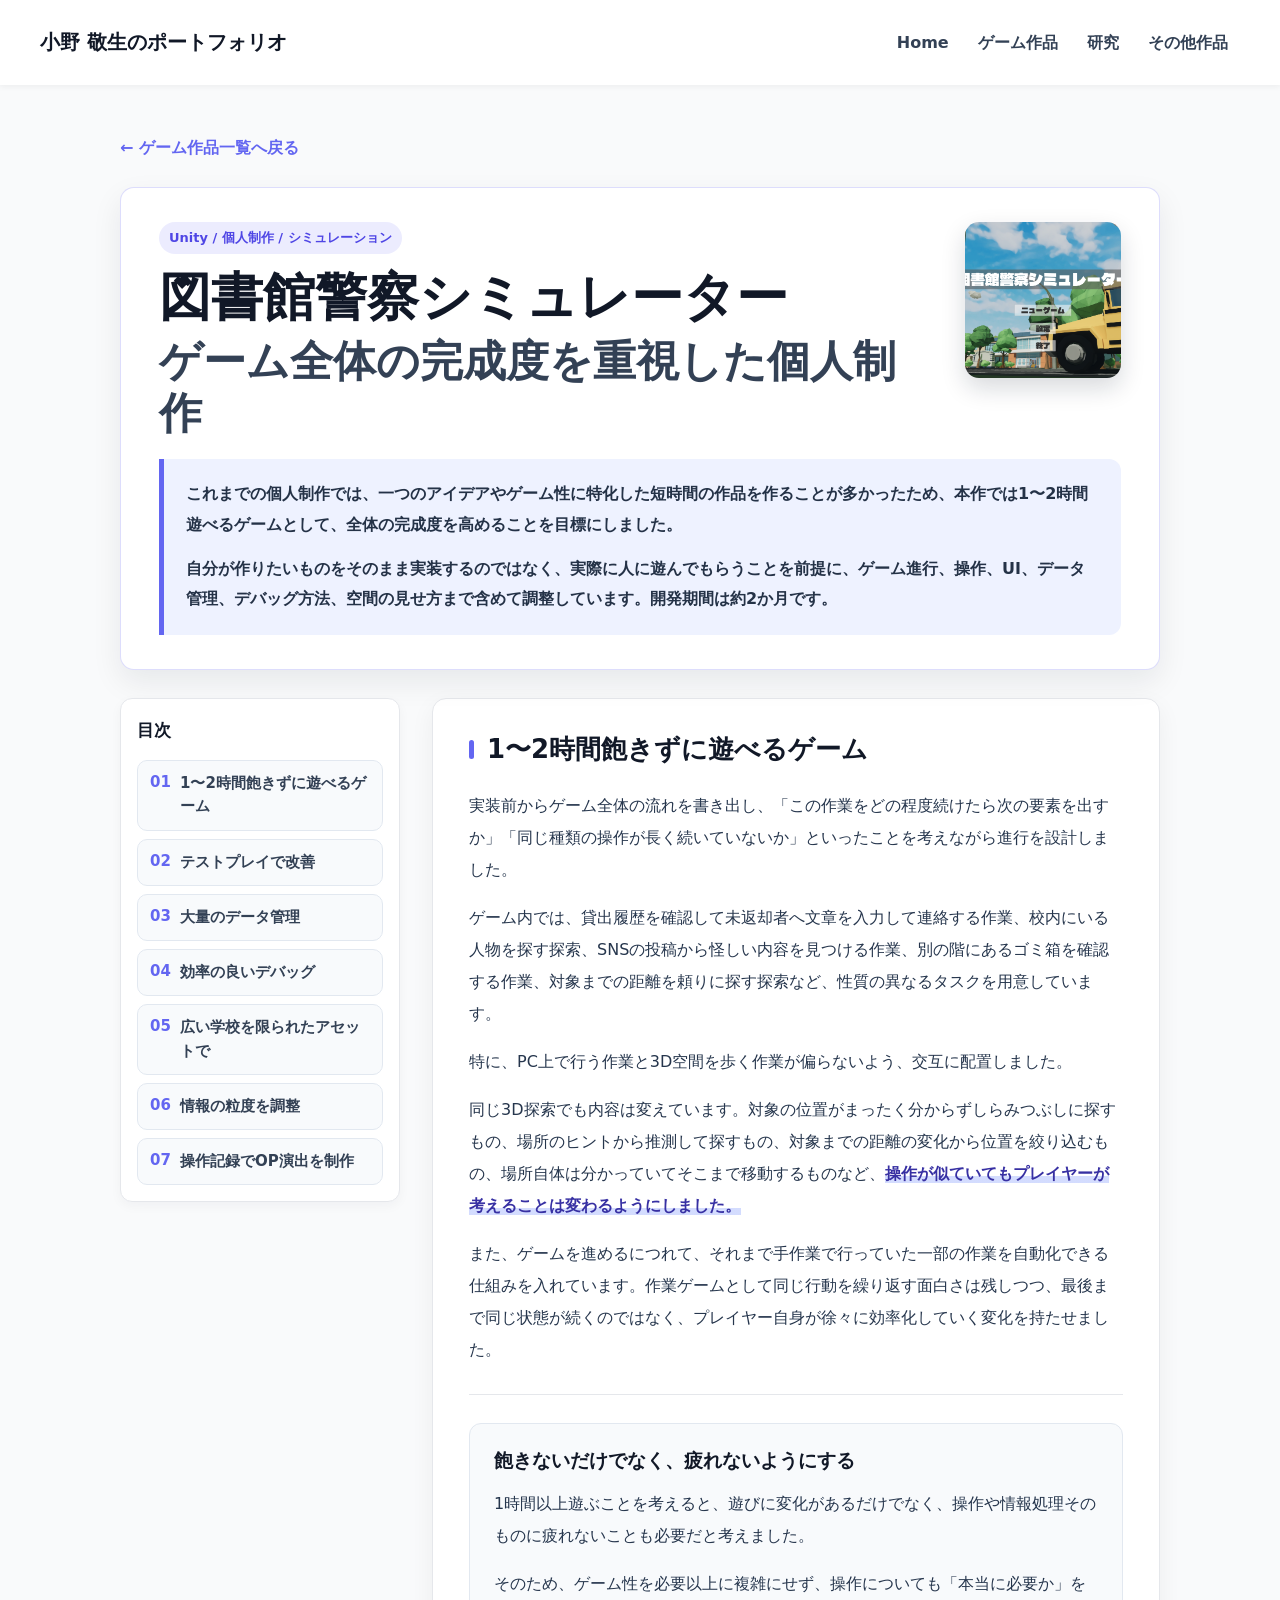
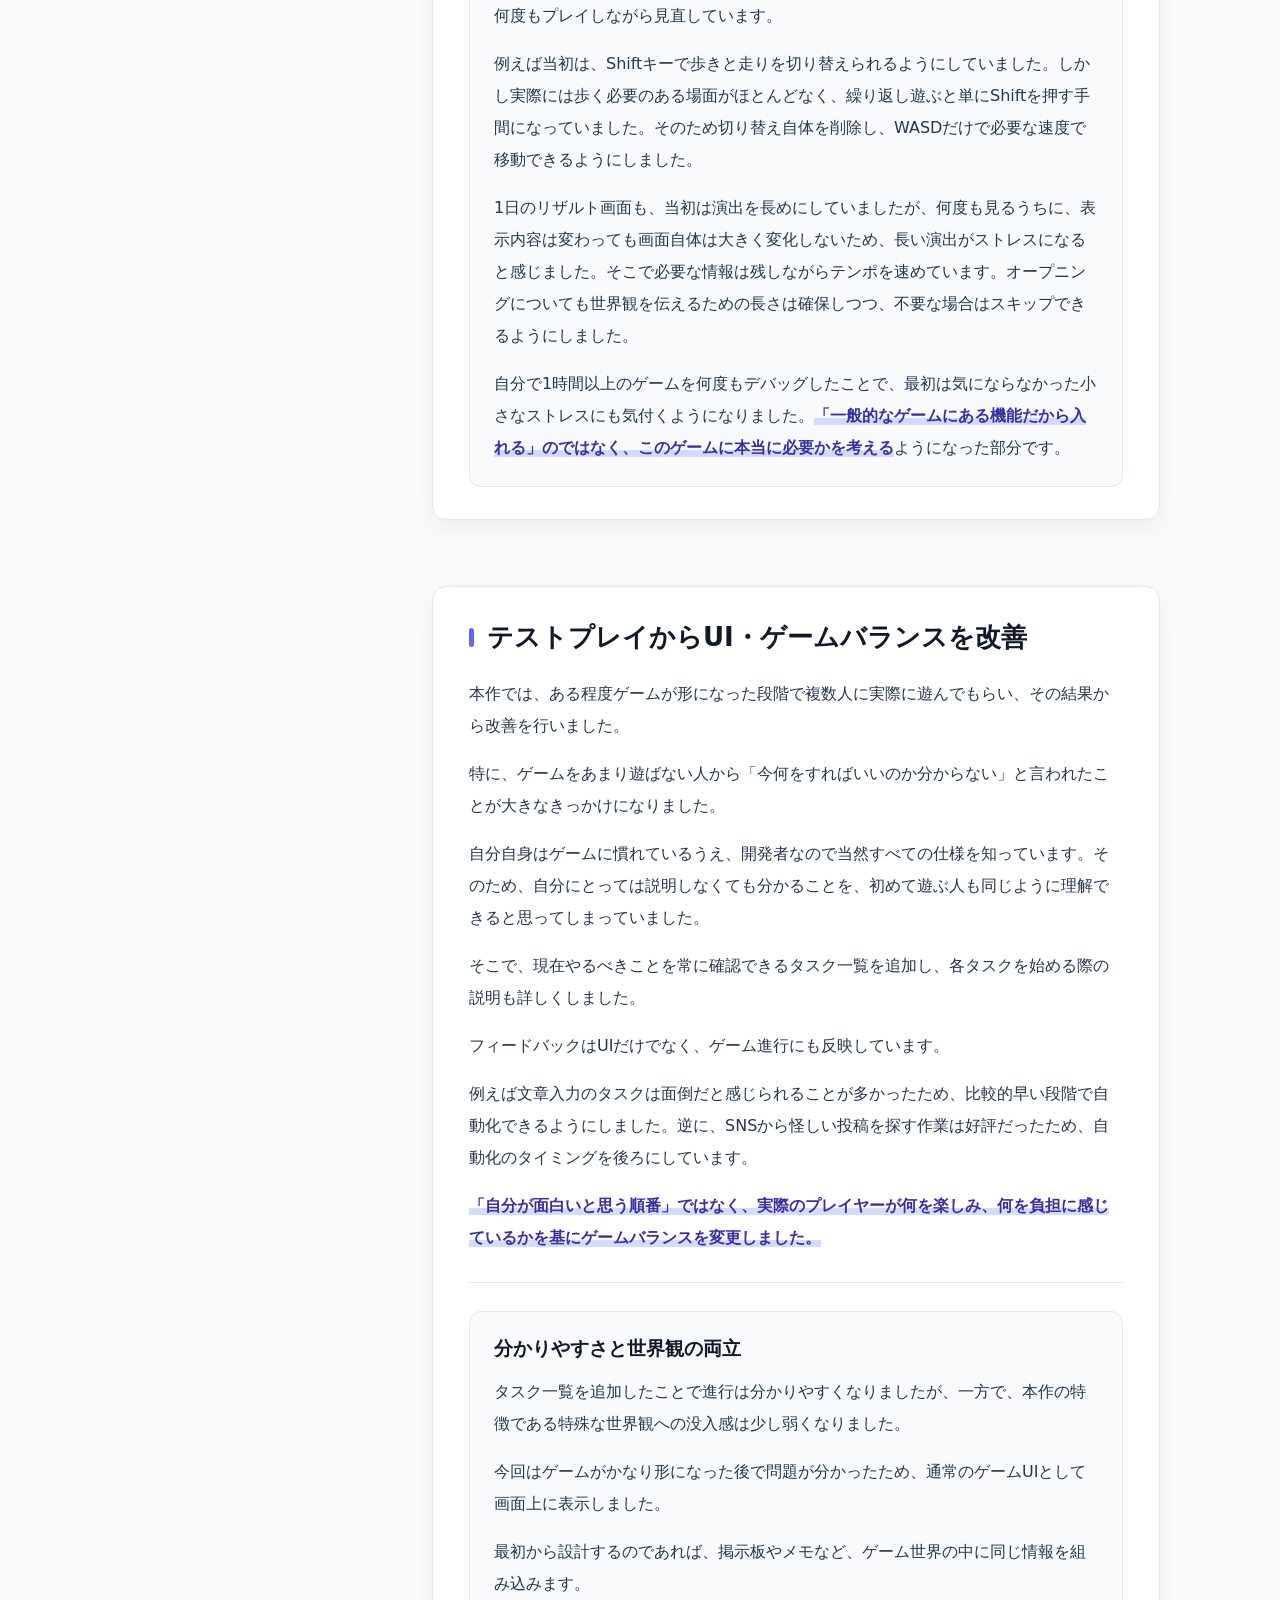
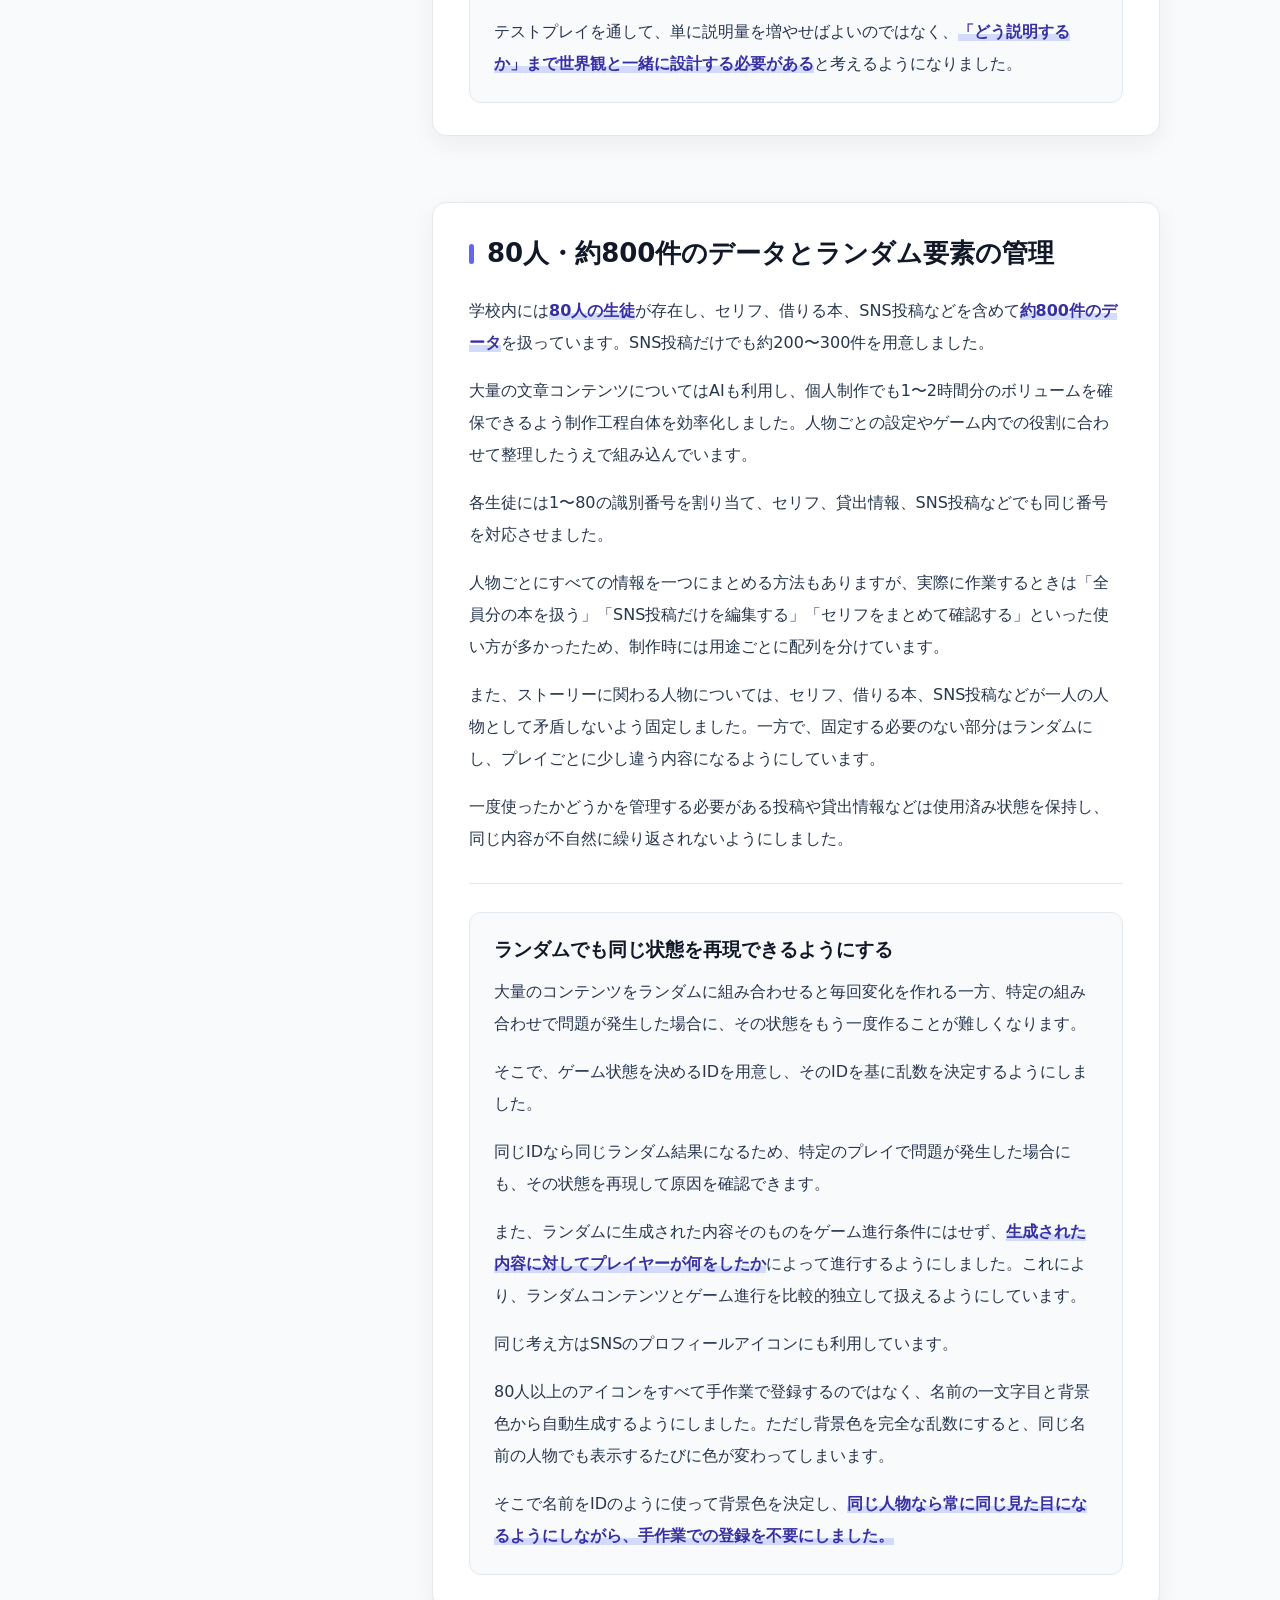
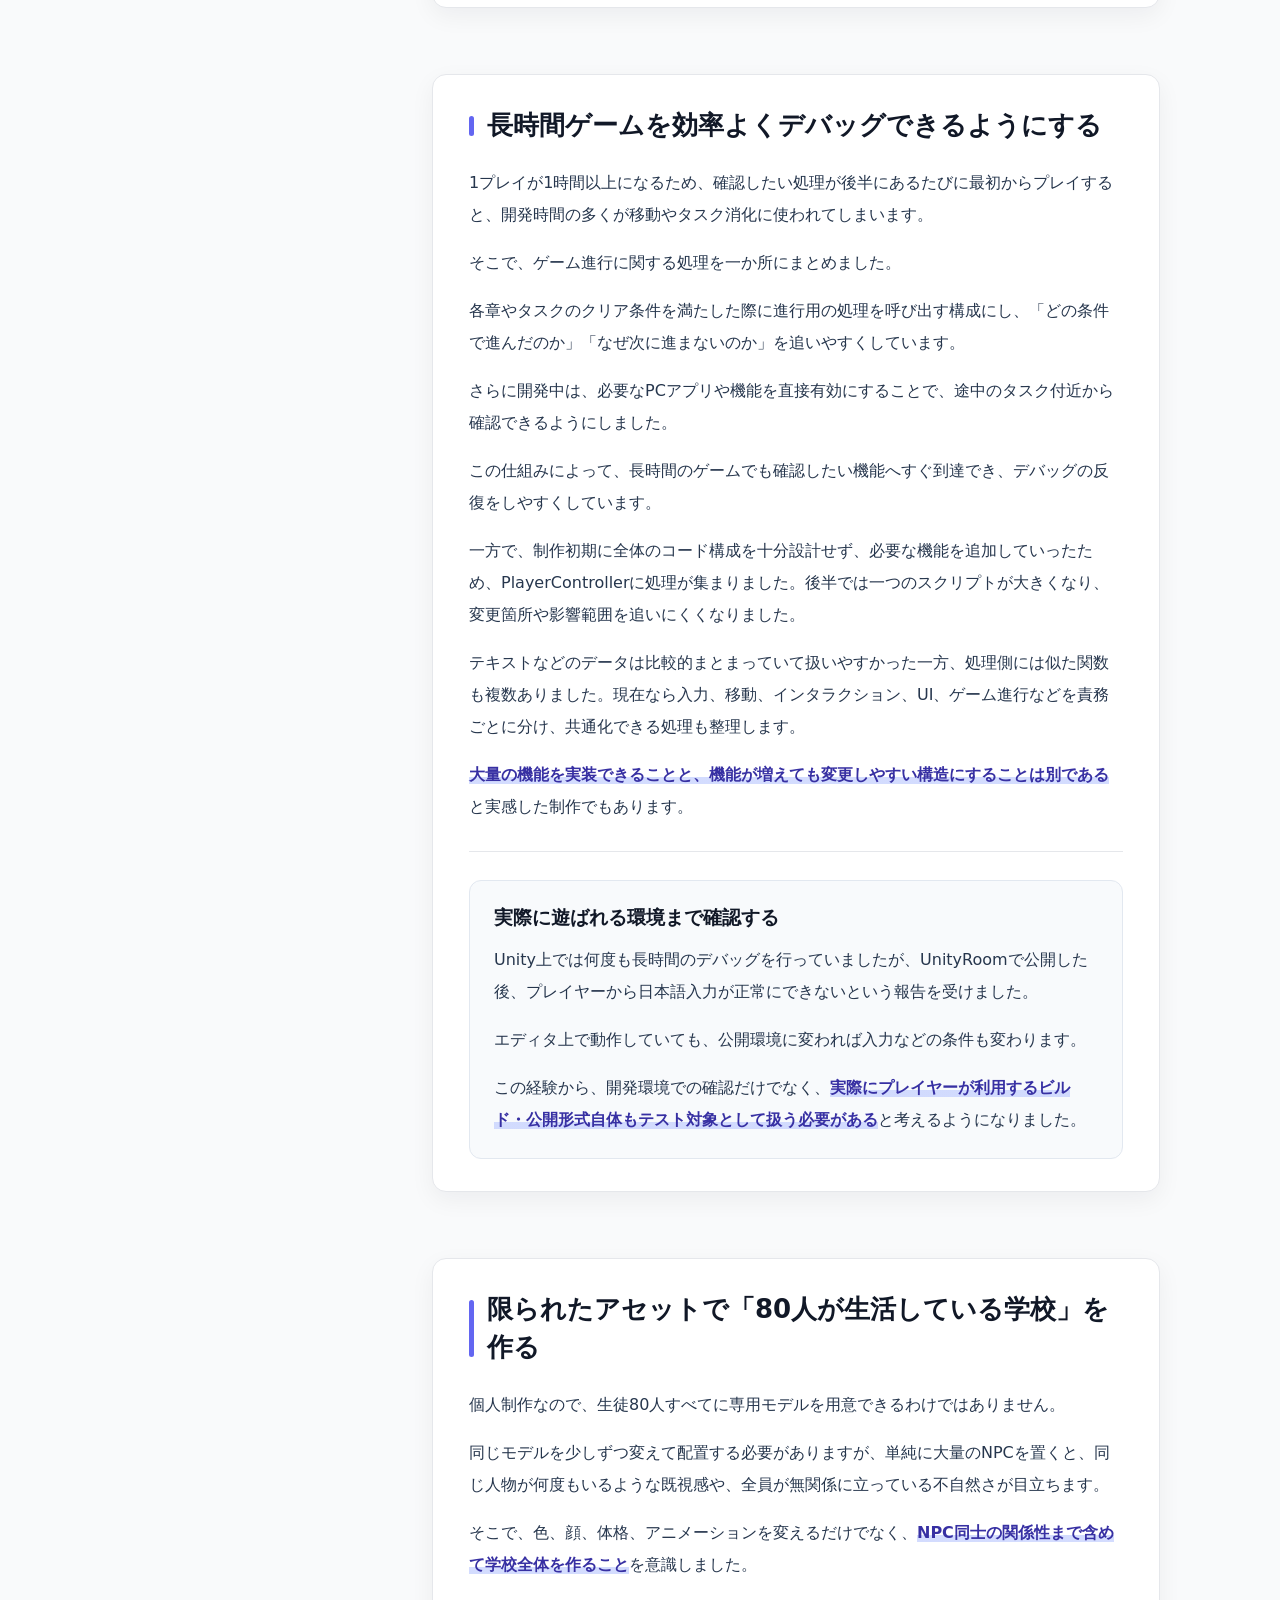
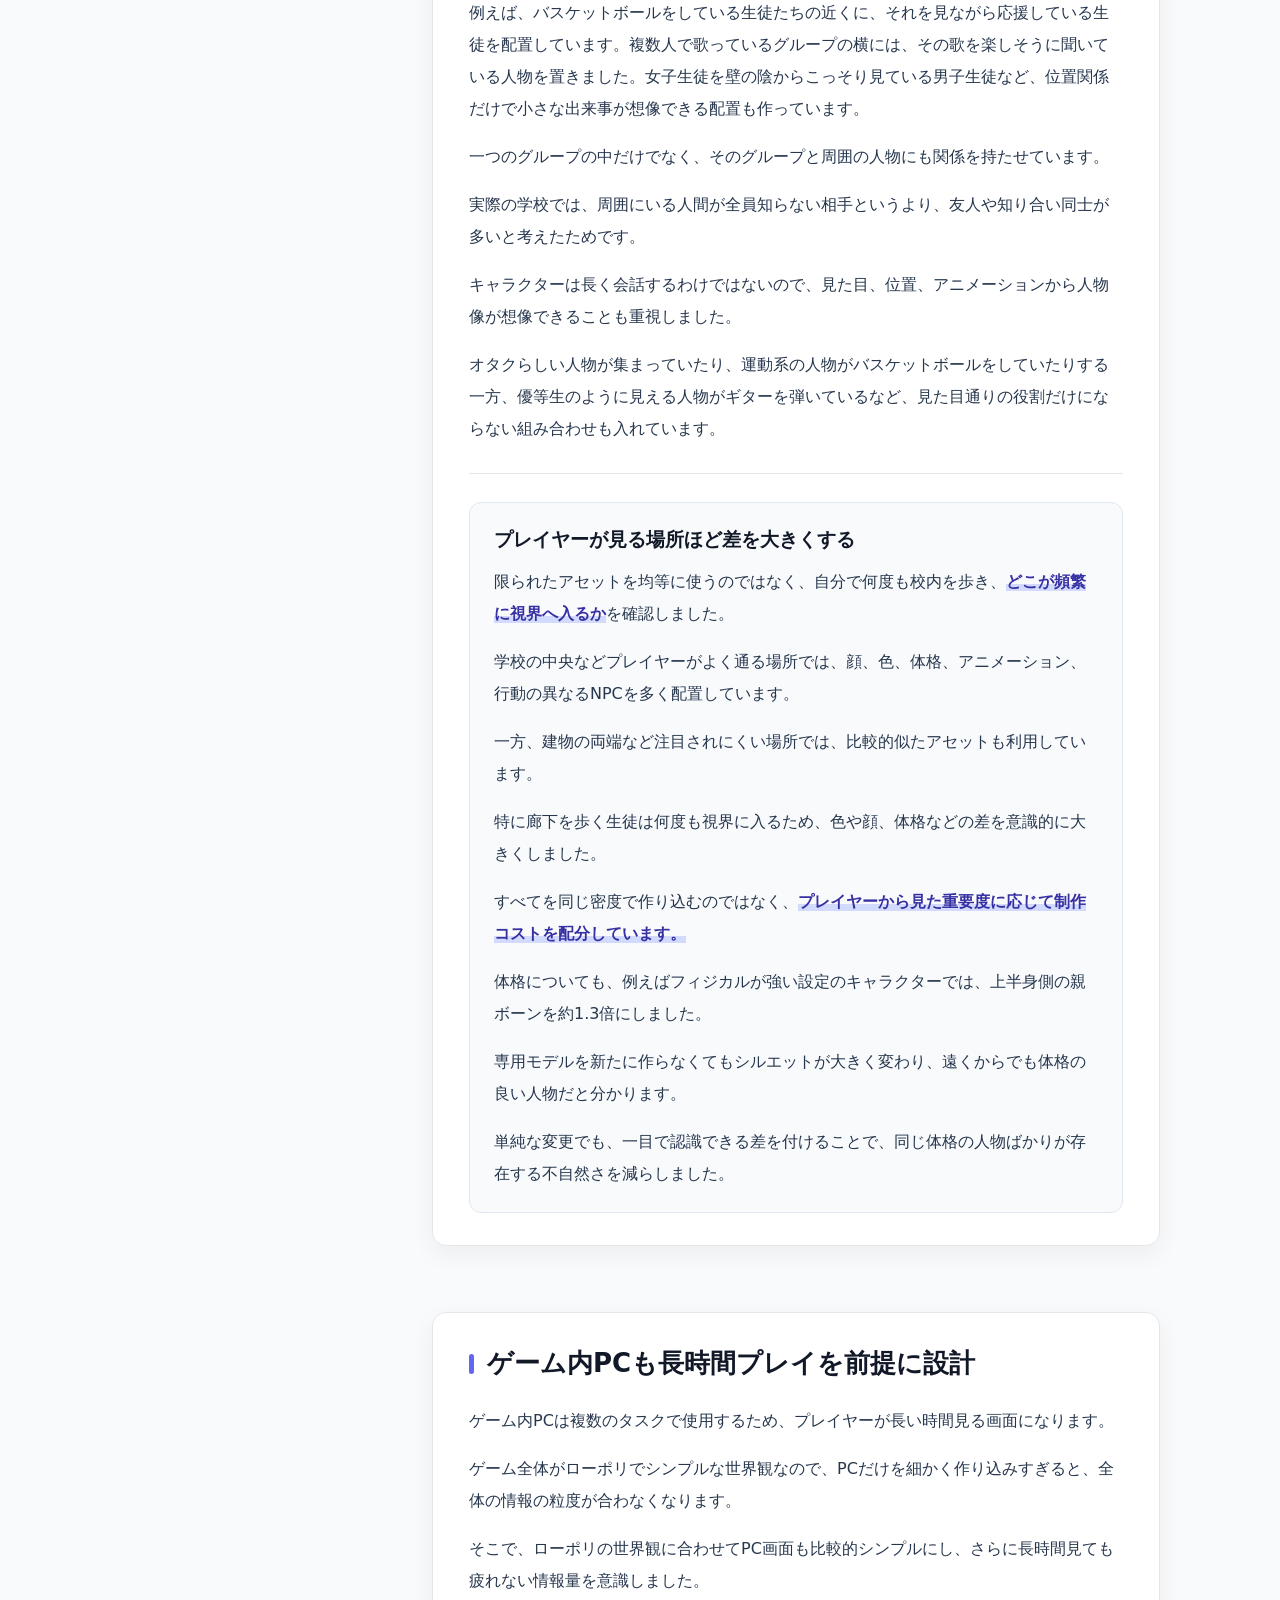
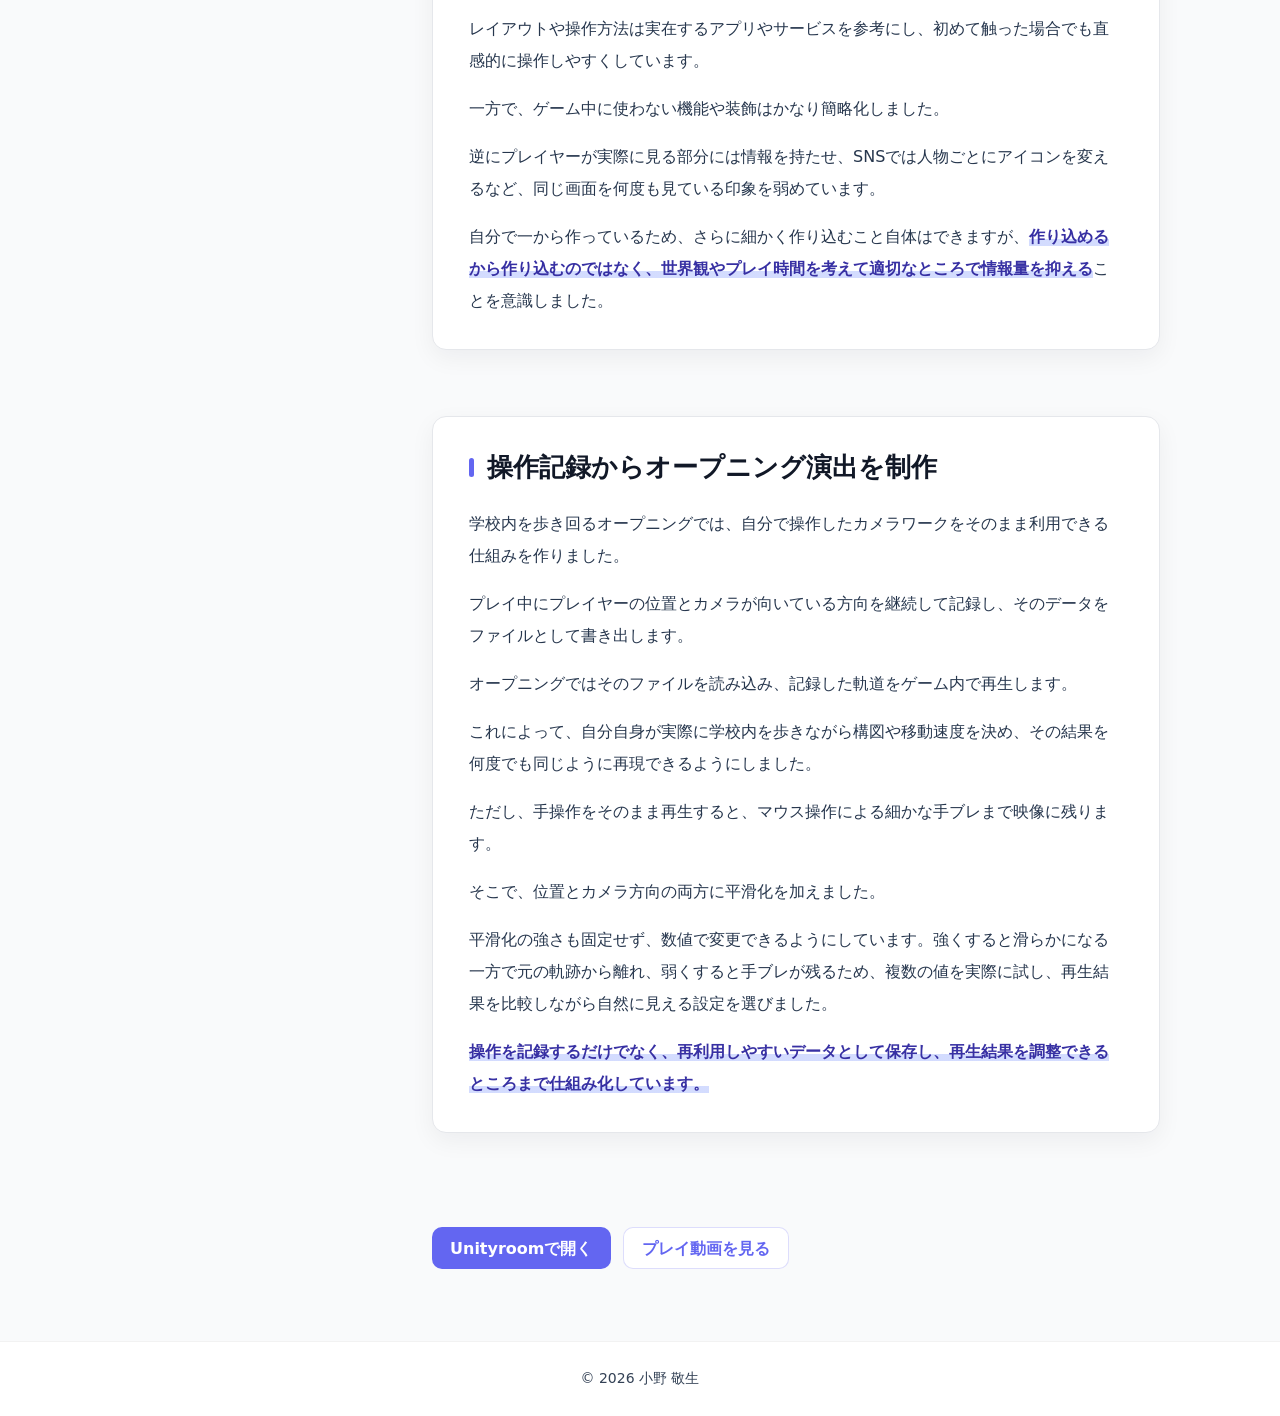
<file: game-library-police.html>
﻿<!doctype html>
<html lang="ja">
<head>
  <meta charset="utf-8" />
  <meta name="viewport" content="width=device-width, initial-scale=1" />
  <title>図書館警察シミュレーター 制作記事 — 小野 敬生のポートフォリオ</title>
  <meta name="description" content="図書館警察シミュレーターの制作記事。1〜2時間遊べるゲームを目指した設計、データ管理、テストプレイ、反省点を紹介します。" />
  <style>
    :root{
      --bg:#f9fafb;
      --card:#ffffff;
      --accent:#6366f1;
      --accent-soft:#eef2ff;
      --accent-line:rgba(99, 102, 241, 0.22);
      --text:#1e293b;
      --muted:#64748b;
      --strong:#111827;
      --radius:14px;
      color-scheme: light;
      font-family:'Inter', system-ui, sans-serif;
    }

    *{box-sizing:border-box;}
    html,
    body{
      overflow-x:clip;
    }
    body{
      margin:0;
      background:var(--bg);
      color:var(--text);
      line-height:1.85;
    }

    header{
      padding:24px 40px;
      display:flex;
      justify-content:space-between;
      align-items:center;
      background:#ffffff;
      box-shadow:0 2px 6px rgba(0,0,0,0.05);
      position:sticky;
      top:0;
      z-index:100;
    }
    .logo{
      font-weight:800;
      font-size:20px;
      color:#111827;
    }
    nav a{
      color:#334155;
      text-decoration:none;
      margin:0 12px;
      font-weight:600;
    }
    nav a:hover{color:var(--accent);}

    @media(max-width:640px){
      header{
        flex-direction:column;
        align-items:stretch;
        gap:10px;
        padding:12px 14px;
      }
      .logo{
        text-align:center;
        font-size:17px;
        line-height:1.35;
      }
      nav{
        display:flex;
        flex-wrap:wrap;
        justify-content:center;
        column-gap:2px;
        row-gap:4px;
      }
      nav a{
        margin:0;
        padding:6px 10px;
        font-size:13px;
      }
      main{
        width:100vw;
        max-width:100vw;
        padding-left:18px;
        padding-right:18px;
      }
    }

    main{
      width:100%;
      max-width:1120px;
      margin:0 auto;
      padding:48px 40px 72px;
    }

    .back-link{
      display:inline-flex;
      align-items:center;
      gap:6px;
      margin-bottom:24px;
      color:var(--accent);
      font-weight:800;
      text-decoration:none;
    }
    .back-link:hover{text-decoration:underline;}

    .hero{
      display:grid;
      grid-template-columns:minmax(0, 1.1fr) minmax(280px, 0.9fr);
      gap:32px;
      align-items:center;
      padding:32px;
      border-radius:var(--radius);
      background:linear-gradient(135deg, #ffffff, #eef2ff);
      border:1px solid var(--accent-line);
      box-shadow:0 10px 28px rgba(15, 23, 42, 0.08);
      overflow:hidden;
    }
    .hero > *{
      min-width:0;
    }
    .eyebrow{
      display:inline-block;
      margin:0 0 12px;
      padding:4px 10px;
      border-radius:999px;
      background:rgba(99, 102, 241, 0.12);
      color:#4f46e5;
      font-size:13px;
      font-weight:800;
    }
    h1{
      margin:0 0 16px;
      color:var(--strong);
      font-size:clamp(30px, 5vw, 48px);
      line-height:1.18;
      letter-spacing:0;
    }
    .hero-lead{
      margin:0;
      color:#334155;
      font-size:17px;
      overflow-wrap:anywhere;
    }
    .hero-focus{
      margin:18px 0 0;
      padding:16px 18px;
      border-radius:12px;
      background:#111827;
      color:#ffffff;
      font-size:16px;
      font-weight:800;
      line-height:1.7;
      overflow-wrap:anywhere;
    }
    .hero-focus span{
      color:#c7d2fe;
    }
    .hero-image{
      margin:0;
      overflow:hidden;
      border-radius:12px;
      box-shadow:0 16px 36px rgba(15, 23, 42, 0.16);
      background:#fff;
    }
    .hero-image img{
      display:block;
      width:100%;
      max-width:100%;
      aspect-ratio:16 / 10;
      object-fit:cover;
    }

    .summary-grid{
      display:grid;
      grid-template-columns:repeat(3, 1fr);
      gap:16px;
      margin:28px 0 40px;
    }
    .summary-card{
      padding:18px;
      border-radius:12px;
      background:#ffffff;
      border:1px solid #e5e7eb;
      box-shadow:0 4px 12px rgba(15, 23, 42, 0.04);
    }
    .summary-card span{
      display:block;
      margin-bottom:6px;
      color:var(--accent);
      font-size:13px;
      font-weight:800;
    }
    .summary-card strong{
      display:block;
      color:var(--strong);
      font-size:17px;
      line-height:1.45;
    }

    .article-layout{
      display:grid;
      grid-template-columns:280px minmax(0, 1fr);
      gap:32px;
      align-items:start;
    }
    .toc{
      position:sticky;
      top:96px;
      z-index:20;
      align-self:start;
      max-height:calc(100vh - 120px);
      overflow-y:auto;
      padding:16px;
      border-radius:12px;
      background:#ffffff;
      border:1px solid #e5e7eb;
      box-shadow:0 4px 12px rgba(15, 23, 42, 0.04);
    }
    .toc h2{
      margin:0 0 14px;
      font-size:17px;
      color:var(--strong);
    }
    .toc div{
      counter-reset:toc-item;
    }
    .toc a{
      display:block;
      position:relative;
      margin-top:8px;
      padding:11px 12px 11px 42px;
      border-radius:10px;
      background:#f8fafc;
      border:1px solid #e2e8f0;
      color:#334155;
      font-size:15px;
      font-weight:800;
      text-decoration:none;
      line-height:1.55;
    }
    .toc a::before{
      counter-increment:toc-item;
      content:counter(toc-item, decimal-leading-zero);
      position:absolute;
      left:12px;
      top:10px;
      min-width:22px;
      color:var(--accent);
      font-size:15px;
      font-weight:900;
      line-height:1.55;
    }
    .toc a:hover{
      color:var(--accent);
      background:var(--accent-soft);
      border-color:var(--accent-line);
    }

    article{
      min-width:0;
    }
    section{
      margin:0 0 42px;
      padding:28px;
      border-radius:var(--radius);
      background:#ffffff;
      border:1px solid #e5e7eb;
      box-shadow:0 4px 12px rgba(15, 23, 42, 0.04);
      scroll-margin-top:130px;
    }
    section h2{
      margin:0 0 16px;
      color:var(--strong);
      font-size:26px;
      line-height:1.35;
    }
    section h3{
      margin:24px 0 10px;
      color:var(--strong);
      font-size:18px;
      line-height:1.45;
    }
    p{
      margin:0 0 14px;
      color:#334155;
    }
    p:last-child{margin-bottom:0;}

    .section-lead{
      margin:0 0 18px;
      padding:14px 16px;
      border-radius:12px;
      background:var(--accent-soft);
      border:1px solid var(--accent-line);
      color:#312e81;
      font-size:15px;
      font-weight:800;
      line-height:1.7;
      overflow-wrap:anywhere;
    }

    .callout{
      margin:20px 0;
      padding:18px 20px;
      border-left:4px solid var(--accent);
      border-radius:10px;
      background:var(--accent-soft);
    }
    .callout strong{
      display:block;
      margin-bottom:4px;
      color:#3730a3;
    }
    .quote-problem{
      margin:20px 0;
      padding:22px;
      border-radius:12px;
      background:#111827;
      color:#ffffff;
      text-align:center;
      font-size:22px;
      font-weight:900;
      line-height:1.5;
    }

    .split{
      display:grid;
      grid-template-columns:repeat(2, minmax(0, 1fr));
      gap:16px;
      margin:20px 0;
    }
    .triad{
      display:grid;
      grid-template-columns:repeat(3, minmax(0, 1fr));
      gap:12px;
      margin:18px 0 20px;
    }
    .mini-card{
      padding:16px;
      border-radius:12px;
      background:#f8fafc;
      border:1px solid #e2e8f0;
    }
    .mini-card h3{
      margin:0 0 8px;
      font-size:16px;
    }
    .mini-card p{
      margin:0;
      font-size:14px;
    }

    .visual-flow{
      display:grid;
      grid-template-columns:repeat(3, minmax(0, 1fr));
      gap:10px;
      margin:18px 0 20px;
      align-items:stretch;
    }
    .flow-chip{
      position:relative;
      padding:14px 14px;
      border-radius:12px;
      background:#f8fafc;
      border:1px solid #e2e8f0;
      color:#111827;
      font-size:14px;
      font-weight:800;
      line-height:1.55;
      text-align:center;
    }
    .flow-chip:not(:last-child)::after{
      content:"";
      position:absolute;
      right:-9px;
      top:50%;
      width:8px;
      height:8px;
      border-top:2px solid var(--accent);
      border-right:2px solid var(--accent);
      transform:translateY(-50%) rotate(45deg);
    }

    .metric-row{
      display:grid;
      grid-template-columns:repeat(3, minmax(0, 1fr));
      gap:12px;
      margin:18px 0 20px;
    }
    .metric{
      padding:16px;
      border-radius:12px;
      background:#f8fafc;
      border:1px solid #e2e8f0;
      text-align:center;
    }
    .metric strong{
      display:block;
      color:var(--accent);
      font-size:24px;
      line-height:1.2;
    }
    .metric span{
      display:block;
      margin-top:6px;
      color:#475569;
      font-size:13px;
      font-weight:800;
      line-height:1.45;
    }

    .before-after{
      display:grid;
      grid-template-columns:1fr 1fr;
      gap:12px;
      margin:18px 0 20px;
    }
    .before-after div{
      padding:16px;
      border-radius:12px;
      border:1px solid #e2e8f0;
      background:#f8fafc;
    }
    .before-after strong{
      display:block;
      margin-bottom:6px;
      color:#111827;
      font-size:15px;
    }
    .before-after .after{
      border-color:var(--accent-line);
      background:var(--accent-soft);
    }

    .process-list{
      display:grid;
      gap:12px;
      margin:18px 0 0;
      padding:0;
      list-style:none;
      counter-reset:step;
    }
    .process-list li{
      position:relative;
      padding:16px 16px 16px 56px;
      border-radius:12px;
      background:#f8fafc;
      border:1px solid #e2e8f0;
    }
    .process-list li::before{
      counter-increment:step;
      content:counter(step);
      position:absolute;
      top:16px;
      left:16px;
      width:26px;
      height:26px;
      border-radius:50%;
      background:var(--accent);
      color:#fff;
      display:grid;
      place-items:center;
      font-size:13px;
      font-weight:900;
    }

    .image-grid{
      display:grid;
      grid-template-columns:repeat(2, minmax(0, 1fr));
      gap:14px;
      margin:22px 0 0;
    }
    .image-grid figure{
      margin:0;
      overflow:hidden;
      border-radius:12px;
      background:#f1f5f9;
      border:1px solid #e2e8f0;
    }
    .image-grid img{
      display:block;
      width:100%;
      aspect-ratio:16 / 9;
      object-fit:cover;
    }
    .image-grid figcaption{
      padding:10px 12px;
      color:#475569;
      font-size:13px;
      font-weight:700;
      line-height:1.5;
    }

    .takeaway{
      background:linear-gradient(135deg, #eef2ff, #ffffff);
      border-color:var(--accent-line);
    }
    .takeaway ul{
      margin:14px 0 0;
      padding-left:20px;
      color:#334155;
    }
    .takeaway li{
      margin:8px 0;
    }

    .article-actions{
      display:flex;
      flex-wrap:wrap;
      gap:12px;
      margin-top:20px;
    }
    .details-list{
      display:grid;
      gap:12px;
      margin-top:18px;
    }
    .detail-item{
      border:1px solid #e2e8f0;
      border-radius:12px;
      background:#f8fafc;
      overflow:hidden;
    }
    .detail-item summary{
      cursor:pointer;
      padding:14px 16px;
      color:#111827;
      font-size:16px;
      font-weight:900;
      line-height:1.5;
      list-style:none;
    }
    .detail-item summary::-webkit-details-marker{
      display:none;
    }
    .detail-item summary::after{
      content:"+";
      float:right;
      color:var(--accent);
      font-size:18px;
      line-height:1.2;
    }
    .detail-item[open] summary::after{
      content:"-";
    }
    .detail-item-body{
      padding:0 16px 16px;
      border-top:1px solid #e2e8f0;
    }
    .detail-item-body p{
      margin-top:12px;
    }
    .button{
      display:inline-flex;
      align-items:center;
      justify-content:center;
      min-height:42px;
      padding:0 18px;
      border-radius:10px;
      background:var(--accent);
      color:#ffffff;
      font-weight:800;
      text-decoration:none;
    }
    .button.secondary{
      background:#ffffff;
      color:var(--accent);
      border:1px solid var(--accent-line);
    }

    .plain-article{
      display:block;
      width:100%;
      max-width:100%;
      min-width:0;
      margin:0;
      padding:32px;
      border-radius:var(--radius);
      background:#ffffff;
      border:1px solid #e5e7eb;
      box-shadow:0 8px 24px rgba(15, 23, 42, 0.06);
      color:var(--text);
      font:inherit;
      line-height:1.9;
      white-space:pre-wrap;
      overflow-wrap:anywhere;
      word-wrap:break-word;
      word-break:break-all;
      overflow-x:hidden;
    }

    .article-hero{
      position:relative;
      margin-bottom:28px;
      padding:34px 38px;
      border-radius:var(--radius);
      background:#ffffff;
      border:1px solid var(--accent-line);
      box-shadow:0 12px 30px rgba(15, 23, 42, 0.08);
    }
    .article-title-row{
      display:block;
      padding-right:190px;
      margin-bottom:20px;
    }
    .article-title-icon{
      position:absolute;
      top:34px;
      right:38px;
      width:156px;
      height:156px;
      border-radius:14px;
      object-fit:cover;
      box-shadow:0 10px 24px rgba(15, 23, 42, 0.16);
      background:#f1f5f9;
    }
    .article-hero h1{
      flex:1 1 auto;
      max-width:900px;
      margin:0;
      font-size:clamp(30px, 4.6vw, 52px);
      line-height:1.22;
    }
    .article-hero h1 span{
      display:block;
    }
    .article-hero h1 span:first-child{
      white-space:nowrap;
    }
    .article-hero h1 span + span{
      margin-top:6px;
      font-size:0.82em;
      color:#334155;
    }
    .intro-text{
      display:grid;
      gap:14px;
      width:100%;
      padding:20px 22px;
      border-left:5px solid var(--accent);
      border-radius:0 12px 12px 0;
      background:var(--accent-soft);
    }
    .intro-text p{
      margin:0;
      color:#243247;
      font-size:16px;
      font-weight:650;
      line-height:1.9;
    }
    .polished-article-layout{
      margin-top:0;
    }
    .article-body{
      display:grid;
      gap:24px;
    }
    .article-body section{
      padding:32px 36px;
      border-radius:var(--radius);
      background:#ffffff;
      border:1px solid #e5e7eb;
      box-shadow:0 8px 24px rgba(15, 23, 42, 0.055);
      scroll-margin-top:128px;
    }
    .article-body section h2{
      position:relative;
      margin:0 0 22px;
      padding-left:18px;
      color:var(--strong);
      font-size:26px;
      line-height:1.45;
    }
    .article-body section h2::before{
      content:"";
      position:absolute;
      left:0;
      top:0.35em;
      bottom:0.35em;
      width:5px;
      border-radius:999px;
      background:var(--accent);
    }
    .article-body p{
      margin:16px 0 0;
      color:#26364d;
      font-size:16px;
      line-height:2;
    }
    .article-body strong{
      color:#3730a3;
      font-weight:900;
      background:linear-gradient(transparent 62%, rgba(199, 210, 254, 0.78) 62%);
    }
    .article-body hr{
      height:1px;
      margin:28px 0;
      border:0;
      background:#e5e7eb;
    }
    .article-body hr:last-child{
      display:none;
    }
    .subsection{
      margin-top:26px;
      padding:22px 24px;
      border-radius:12px;
      background:#f8fafc;
      border:1px solid #e2e8f0;
    }
    .subsection h3{
      margin:0 0 12px;
      color:#111827;
      font-size:19px;
      line-height:1.55;
    }
    .subsection p:first-of-type{
      margin-top:0;
    }
    .article-body .article-actions{
      margin-top:4px;
      padding:24px 0 0;
    }

    footer{
      padding:24px;
      text-align:center;
      color:#64748b;
      font-size:14px;
      border-top:1px solid rgba(0,0,0,0.05);
      background:#ffffff;
    }

    @media(max-width:900px){
      main{
        width:100vw;
        max-width:100vw;
        padding:32px 18px 56px;
      }
      .hero{
        grid-template-columns:1fr;
        padding:18px;
      }
      .hero-focus{
        width:100%;
        max-width:280px;
        font-size:13px;
        padding:12px 14px;
        line-height:1.65;
        word-break:break-all;
      }
      .hero-image{
        width:100%;
        max-width:280px;
      }
      .summary-grid{
        grid-template-columns:1fr;
      }
      .article-layout{
        grid-template-columns:1fr;
      }
      .toc{
        position:static;
        max-height:none;
      }
      .toc div{
        display:grid;
        grid-template-columns:repeat(2, minmax(0, 1fr));
        column-gap:12px;
      }
      .article-hero{
        padding:24px 22px;
      }
      .article-title-row{
        padding-right:116px;
      }
      .article-title-icon{
        top:24px;
        right:22px;
        width:102px;
        height:102px;
        border-radius:12px;
      }
      .intro-text{
        padding:16px 18px;
      }
    }

    @media(max-width:560px){
      section{
        padding:20px;
      }
      .article-hero{
        padding:22px 18px;
      }
      .article-title-row{
        padding-right:98px;
      }
      .article-title-icon{
        top:22px;
        right:18px;
        width:86px;
        height:86px;
        border-radius:10px;
      }
      .article-hero h1{
        font-size:21px;
      }
      .article-hero h1 span + span{
        font-size:0.68em;
        white-space:normal;
      }
      .article-body section{
        padding:24px 20px;
      }
      .article-body section h2{
        font-size:22px;
        padding-left:14px;
      }
      .subsection{
        padding:18px 16px;
      }
      .split,
      .triad,
      .visual-flow,
      .metric-row,
      .before-after,
      .image-grid{
        grid-template-columns:1fr;
      }
      .flow-chip:not(:last-child)::after{
        display:none;
      }
      .toc div{
        grid-template-columns:1fr;
      }
      .quote-problem{
        font-size:18px;
      }
    }
  </style>
</head>
<body>
  <header>
    <div class="logo">小野 敬生のポートフォリオ</div>
    <nav>
      <a href="index.html">Home</a>
      <a href="games.html">ゲーム作品</a>
      <a href="research.html">研究</a>
      <a href="others.html">その他作品</a>
    </nav>
  </header>

  <main>
    <a class="back-link" href="games.html">← ゲーム作品一覧へ戻る</a>

    <div class="article-hero">
      <p class="eyebrow">Unity / 個人制作 / シミュレーション</p>
      <div class="article-title-row">
        <h1 aria-label="図書館警察シミュレーター｜ゲーム全体の完成度を重視した個人制作">
          <span>図書館警察シミュレーター</span>
          <span>ゲーム全体の完成度を重視した個人制作</span>
        </h1>
        <img class="article-title-icon" src="images/game02_icon.png" alt="図書館警察シミュレーターのアイコン">
      </div>
      <div class="intro-text">
        <p>これまでの個人制作では、一つのアイデアやゲーム性に特化した短時間の作品を作ることが多かったため、本作では<strong>1〜2時間遊べるゲームとして、全体の完成度を高めること</strong>を目標にしました。</p>
          <p>自分が作りたいものをそのまま実装するのではなく、実際に人に遊んでもらうことを前提に、ゲーム進行、操作、UI、データ管理、デバッグ方法、空間の見せ方まで含めて調整しています。開発期間は約2か月です。</p>
      </div>
    </div>

    <div class="article-layout polished-article-layout">
      <aside class="toc" aria-label="目次">
        <h2>目次</h2>
        <div>
          <a href="#sec-1">1〜2時間飽きずに遊べるゲーム</a>
          <a href="#sec-2">テストプレイで改善</a>
          <a href="#sec-3">大量のデータ管理</a>
          <a href="#sec-4">効率の良いデバッグ</a>
          <a href="#sec-5">広い学校を限られたアセットで</a>
          <a href="#sec-6">情報の粒度を調整</a>
          <a href="#sec-7">操作記録でOP演出を制作</a>
        </div>
      </aside>

      <article class="article-body">
        <section id="sec-1">
          <h2>1〜2時間飽きずに遊べるゲーム</h2>
          <p>実装前からゲーム全体の流れを書き出し、「この作業をどの程度続けたら次の要素を出すか」「同じ種類の操作が長く続いていないか」といったことを考えながら進行を設計しました。</p>
          <p>ゲーム内では、貸出履歴を確認して未返却者へ文章を入力して連絡する作業、校内にいる人物を探す探索、SNSの投稿から怪しい内容を見つける作業、別の階にあるゴミ箱を確認する作業、対象までの距離を頼りに探す探索など、性質の異なるタスクを用意しています。</p>
          <p>特に、PC上で行う作業と3D空間を歩く作業が偏らないよう、交互に配置しました。</p>
          <p>同じ3D探索でも内容は変えています。対象の位置がまったく分からずしらみつぶしに探すもの、場所のヒントから推測して探すもの、対象までの距離の変化から位置を絞り込むもの、場所自体は分かっていてそこまで移動するものなど、<strong>操作が似ていてもプレイヤーが考えることは変わるようにしました。</strong></p>
          <p>また、ゲームを進めるにつれて、それまで手作業で行っていた一部の作業を自動化できる仕組みを入れています。作業ゲームとして同じ行動を繰り返す面白さは残しつつ、最後まで同じ状態が続くのではなく、プレイヤー自身が徐々に効率化していく変化を持たせました。</p>
          <hr>
          <div class="subsection">
            <h3>飽きないだけでなく、疲れないようにする</h3>
            <p>1時間以上遊ぶことを考えると、遊びに変化があるだけでなく、操作や情報処理そのものに疲れないことも必要だと考えました。</p>
            <p>そのため、ゲーム性を必要以上に複雑にせず、操作についても「本当に必要か」を何度もプレイしながら見直しています。</p>
            <p>例えば当初は、Shiftキーで歩きと走りを切り替えられるようにしていました。しかし実際には歩く必要のある場面がほとんどなく、繰り返し遊ぶと単にShiftを押す手間になっていました。そのため切り替え自体を削除し、WASDだけで必要な速度で移動できるようにしました。</p>
            <p>1日のリザルト画面も、当初は演出を長めにしていましたが、何度も見るうちに、表示内容は変わっても画面自体は大きく変化しないため、長い演出がストレスになると感じました。そこで必要な情報は残しながらテンポを速めています。オープニングについても世界観を伝えるための長さは確保しつつ、不要な場合はスキップできるようにしました。</p>
            <p>自分で1時間以上のゲームを何度もデバッグしたことで、最初は気にならなかった小さなストレスにも気付くようになりました。<strong>「一般的なゲームにある機能だから入れる」のではなく、このゲームに本当に必要かを考える</strong>ようになった部分です。</p>
          </div>
        </section>

        <section id="sec-2">
          <h2>テストプレイからUI・ゲームバランスを改善</h2>
          <p>本作では、ある程度ゲームが形になった段階で複数人に実際に遊んでもらい、その結果から改善を行いました。</p>
          <p>特に、ゲームをあまり遊ばない人から「今何をすればいいのか分からない」と言われたことが大きなきっかけになりました。</p>
          <p>自分自身はゲームに慣れているうえ、開発者なので当然すべての仕様を知っています。そのため、自分にとっては説明しなくても分かることを、初めて遊ぶ人も同じように理解できると思ってしまっていました。</p>
          <p>そこで、現在やるべきことを常に確認できるタスク一覧を追加し、各タスクを始める際の説明も詳しくしました。</p>
          <p>フィードバックはUIだけでなく、ゲーム進行にも反映しています。</p>
          <p>例えば文章入力のタスクは面倒だと感じられることが多かったため、比較的早い段階で自動化できるようにしました。逆に、SNSから怪しい投稿を探す作業は好評だったため、自動化のタイミングを後ろにしています。</p>
          <p><strong>「自分が面白いと思う順番」ではなく、実際のプレイヤーが何を楽しみ、何を負担に感じているかを基にゲームバランスを変更しました。</strong></p>
          <hr>
          <div class="subsection">
            <h3>分かりやすさと世界観の両立</h3>
            <p>タスク一覧を追加したことで進行は分かりやすくなりましたが、一方で、本作の特徴である特殊な世界観への没入感は少し弱くなりました。</p>
            <p>今回はゲームがかなり形になった後で問題が分かったため、通常のゲームUIとして画面上に表示しました。</p>
            <p>最初から設計するのであれば、掲示板やメモなど、ゲーム世界の中に同じ情報を組み込みます。</p>
            <p>テストプレイを通して、単に説明量を増やせばよいのではなく、<strong>「どう説明するか」まで世界観と一緒に設計する必要がある</strong>と考えるようになりました。</p>
          </div>
        </section>

        <section id="sec-3">
          <h2>80人・約800件のデータとランダム要素の管理</h2>
          <p>学校内には<strong>80人の生徒</strong>が存在し、セリフ、借りる本、SNS投稿などを含めて<strong>約800件のデータ</strong>を扱っています。SNS投稿だけでも約200〜300件を用意しました。</p>
          <p>大量の文章コンテンツについてはAIも利用し、個人制作でも1〜2時間分のボリュームを確保できるよう制作工程自体を効率化しました。人物ごとの設定やゲーム内での役割に合わせて整理したうえで組み込んでいます。</p>
          <p>各生徒には1〜80の識別番号を割り当て、セリフ、貸出情報、SNS投稿などでも同じ番号を対応させました。</p>
          <p>人物ごとにすべての情報を一つにまとめる方法もありますが、実際に作業するときは「全員分の本を扱う」「SNS投稿だけを編集する」「セリフをまとめて確認する」といった使い方が多かったため、制作時には用途ごとに配列を分けています。</p>
          <p>また、ストーリーに関わる人物については、セリフ、借りる本、SNS投稿などが一人の人物として矛盾しないよう固定しました。一方で、固定する必要のない部分はランダムにし、プレイごとに少し違う内容になるようにしています。</p>
          <p>一度使ったかどうかを管理する必要がある投稿や貸出情報などは使用済み状態を保持し、同じ内容が不自然に繰り返されないようにしました。</p>
          <hr>
          <div class="subsection">
            <h3>ランダムでも同じ状態を再現できるようにする</h3>
            <p>大量のコンテンツをランダムに組み合わせると毎回変化を作れる一方、特定の組み合わせで問題が発生した場合に、その状態をもう一度作ることが難しくなります。</p>
            <p>そこで、ゲーム状態を決めるIDを用意し、そのIDを基に乱数を決定するようにしました。</p>
            <p>同じIDなら同じランダム結果になるため、特定のプレイで問題が発生した場合にも、その状態を再現して原因を確認できます。</p>
            <p>また、ランダムに生成された内容そのものをゲーム進行条件にはせず、<strong>生成された内容に対してプレイヤーが何をしたか</strong>によって進行するようにしました。これにより、ランダムコンテンツとゲーム進行を比較的独立して扱えるようにしています。</p>
            <p>同じ考え方はSNSのプロフィールアイコンにも利用しています。</p>
            <p>80人以上のアイコンをすべて手作業で登録するのではなく、名前の一文字目と背景色から自動生成するようにしました。ただし背景色を完全な乱数にすると、同じ名前の人物でも表示するたびに色が変わってしまいます。</p>
            <p>そこで名前をIDのように使って背景色を決定し、<strong>同じ人物なら常に同じ見た目になるようにしながら、手作業での登録を不要にしました。</strong></p>
          </div>
        </section>

        <section id="sec-4">
          <h2>長時間ゲームを効率よくデバッグできるようにする</h2>
          <p>1プレイが1時間以上になるため、確認したい処理が後半にあるたびに最初からプレイすると、開発時間の多くが移動やタスク消化に使われてしまいます。</p>
          <p>そこで、ゲーム進行に関する処理を一か所にまとめました。</p>
          <p>各章やタスクのクリア条件を満たした際に進行用の処理を呼び出す構成にし、「どの条件で進んだのか」「なぜ次に進まないのか」を追いやすくしています。</p>
          <p>さらに開発中は、必要なPCアプリや機能を直接有効にすることで、途中のタスク付近から確認できるようにしました。</p>
          <p>この仕組みによって、長時間のゲームでも確認したい機能へすぐ到達でき、デバッグの反復をしやすくしています。</p>
          <p>一方で、制作初期に全体のコード構成を十分設計せず、必要な機能を追加していったため、PlayerControllerに処理が集まりました。後半では一つのスクリプトが大きくなり、変更箇所や影響範囲を追いにくくなりました。</p>
          <p>テキストなどのデータは比較的まとまっていて扱いやすかった一方、処理側には似た関数も複数ありました。現在なら入力、移動、インタラクション、UI、ゲーム進行などを責務ごとに分け、共通化できる処理も整理します。</p>
          <p><strong>大量の機能を実装できることと、機能が増えても変更しやすい構造にすることは別である</strong>と実感した制作でもあります。</p>
          <hr>
          <div class="subsection">
            <h3>実際に遊ばれる環境まで確認する</h3>
            <p>Unity上では何度も長時間のデバッグを行っていましたが、UnityRoomで公開した後、プレイヤーから日本語入力が正常にできないという報告を受けました。</p>
            <p>エディタ上で動作していても、公開環境に変われば入力などの条件も変わります。</p>
            <p>この経験から、開発環境での確認だけでなく、<strong>実際にプレイヤーが利用するビルド・公開形式自体もテスト対象として扱う必要がある</strong>と考えるようになりました。</p>
          </div>
        </section>

        <section id="sec-5">
          <h2>限られたアセットで「80人が生活している学校」を作る</h2>
          <p>個人制作なので、生徒80人すべてに専用モデルを用意できるわけではありません。</p>
          <p>同じモデルを少しずつ変えて配置する必要がありますが、単純に大量のNPCを置くと、同じ人物が何度もいるような既視感や、全員が無関係に立っている不自然さが目立ちます。</p>
          <p>そこで、色、顔、体格、アニメーションを変えるだけでなく、<strong>NPC同士の関係性まで含めて学校全体を作ること</strong>を意識しました。</p>
          <p>例えば、バスケットボールをしている生徒たちの近くに、それを見ながら応援している生徒を配置しています。複数人で歌っているグループの横には、その歌を楽しそうに聞いている人物を置きました。女子生徒を壁の陰からこっそり見ている男子生徒など、位置関係だけで小さな出来事が想像できる配置も作っています。</p>
          <p>一つのグループの中だけでなく、そのグループと周囲の人物にも関係を持たせています。</p>
          <p>実際の学校では、周囲にいる人間が全員知らない相手というより、友人や知り合い同士が多いと考えたためです。</p>
          <p>キャラクターは長く会話するわけではないので、見た目、位置、アニメーションから人物像が想像できることも重視しました。</p>
          <p>オタクらしい人物が集まっていたり、運動系の人物がバスケットボールをしていたりする一方、優等生のように見える人物がギターを弾いているなど、見た目通りの役割だけにならない組み合わせも入れています。</p>
          <hr>
          <div class="subsection">
            <h3>プレイヤーが見る場所ほど差を大きくする</h3>
            <p>限られたアセットを均等に使うのではなく、自分で何度も校内を歩き、<strong>どこが頻繁に視界へ入るか</strong>を確認しました。</p>
            <p>学校の中央などプレイヤーがよく通る場所では、顔、色、体格、アニメーション、行動の異なるNPCを多く配置しています。</p>
            <p>一方、建物の両端など注目されにくい場所では、比較的似たアセットも利用しています。</p>
            <p>特に廊下を歩く生徒は何度も視界に入るため、色や顔、体格などの差を意識的に大きくしました。</p>
            <p>すべてを同じ密度で作り込むのではなく、<strong>プレイヤーから見た重要度に応じて制作コストを配分しています。</strong></p>
            <p>体格についても、例えばフィジカルが強い設定のキャラクターでは、上半身側の親ボーンを約1.3倍にしました。</p>
            <p>専用モデルを新たに作らなくてもシルエットが大きく変わり、遠くからでも体格の良い人物だと分かります。</p>
            <p>単純な変更でも、一目で認識できる差を付けることで、同じ体格の人物ばかりが存在する不自然さを減らしました。</p>
          </div>
        </section>

        <section id="sec-6">
          <h2>ゲーム内PCも長時間プレイを前提に設計</h2>
          <p>ゲーム内PCは複数のタスクで使用するため、プレイヤーが長い時間見る画面になります。</p>
          <p>ゲーム全体がローポリでシンプルな世界観なので、PCだけを細かく作り込みすぎると、全体の情報の粒度が合わなくなります。</p>
          <p>そこで、ローポリの世界観に合わせてPC画面も比較的シンプルにし、さらに長時間見ても疲れない情報量を意識しました。</p>
          <p>レイアウトや操作方法は実在するアプリやサービスを参考にし、初めて触った場合でも直感的に操作しやすくしています。</p>
          <p>一方で、ゲーム中に使わない機能や装飾はかなり簡略化しました。</p>
          <p>逆にプレイヤーが実際に見る部分には情報を持たせ、SNSでは人物ごとにアイコンを変えるなど、同じ画面を何度も見ている印象を弱めています。</p>
          <p>自分で一から作っているため、さらに細かく作り込むこと自体はできますが、<strong>作り込めるから作り込むのではなく、世界観やプレイ時間を考えて適切なところで情報量を抑える</strong>ことを意識しました。</p>
          <hr>
        </section>

        <section id="sec-7">
          <h2>操作記録からオープニング演出を制作</h2>
          <p>学校内を歩き回るオープニングでは、自分で操作したカメラワークをそのまま利用できる仕組みを作りました。</p>
          <p>プレイ中にプレイヤーの位置とカメラが向いている方向を継続して記録し、そのデータをファイルとして書き出します。</p>
          <p>オープニングではそのファイルを読み込み、記録した軌道をゲーム内で再生します。</p>
          <p>これによって、自分自身が実際に学校内を歩きながら構図や移動速度を決め、その結果を何度でも同じように再現できるようにしました。</p>
          <p>ただし、手操作をそのまま再生すると、マウス操作による細かな手ブレまで映像に残ります。</p>
          <p>そこで、位置とカメラ方向の両方に平滑化を加えました。</p>
          <p>平滑化の強さも固定せず、数値で変更できるようにしています。強くすると滑らかになる一方で元の軌跡から離れ、弱くすると手ブレが残るため、複数の値を実際に試し、再生結果を比較しながら自然に見える設定を選びました。</p>
          <p><strong>操作を記録するだけでなく、再利用しやすいデータとして保存し、再生結果を調整できるところまで仕組み化しています。</strong></p>
        </section>
        <div class="article-actions">
          <a class="button" href="https://unityroom.com/games/lib-police-sim" target="_blank" rel="noopener noreferrer">Unityroomで開く</a>
          <a class="button secondary" href="https://www.youtube.com/watch?v=Px1yqgtxddQ" target="_blank" rel="noopener noreferrer">プレイ動画を見る</a>
        </div>
      </article>
    </div>
  </main>

  <footer>
    <p>© <span id="year"></span> 小野 敬生</p>
  </footer>

  <script>
    document.getElementById('year').textContent = new Date().getFullYear();
  </script>
</body>
</html>
</file>
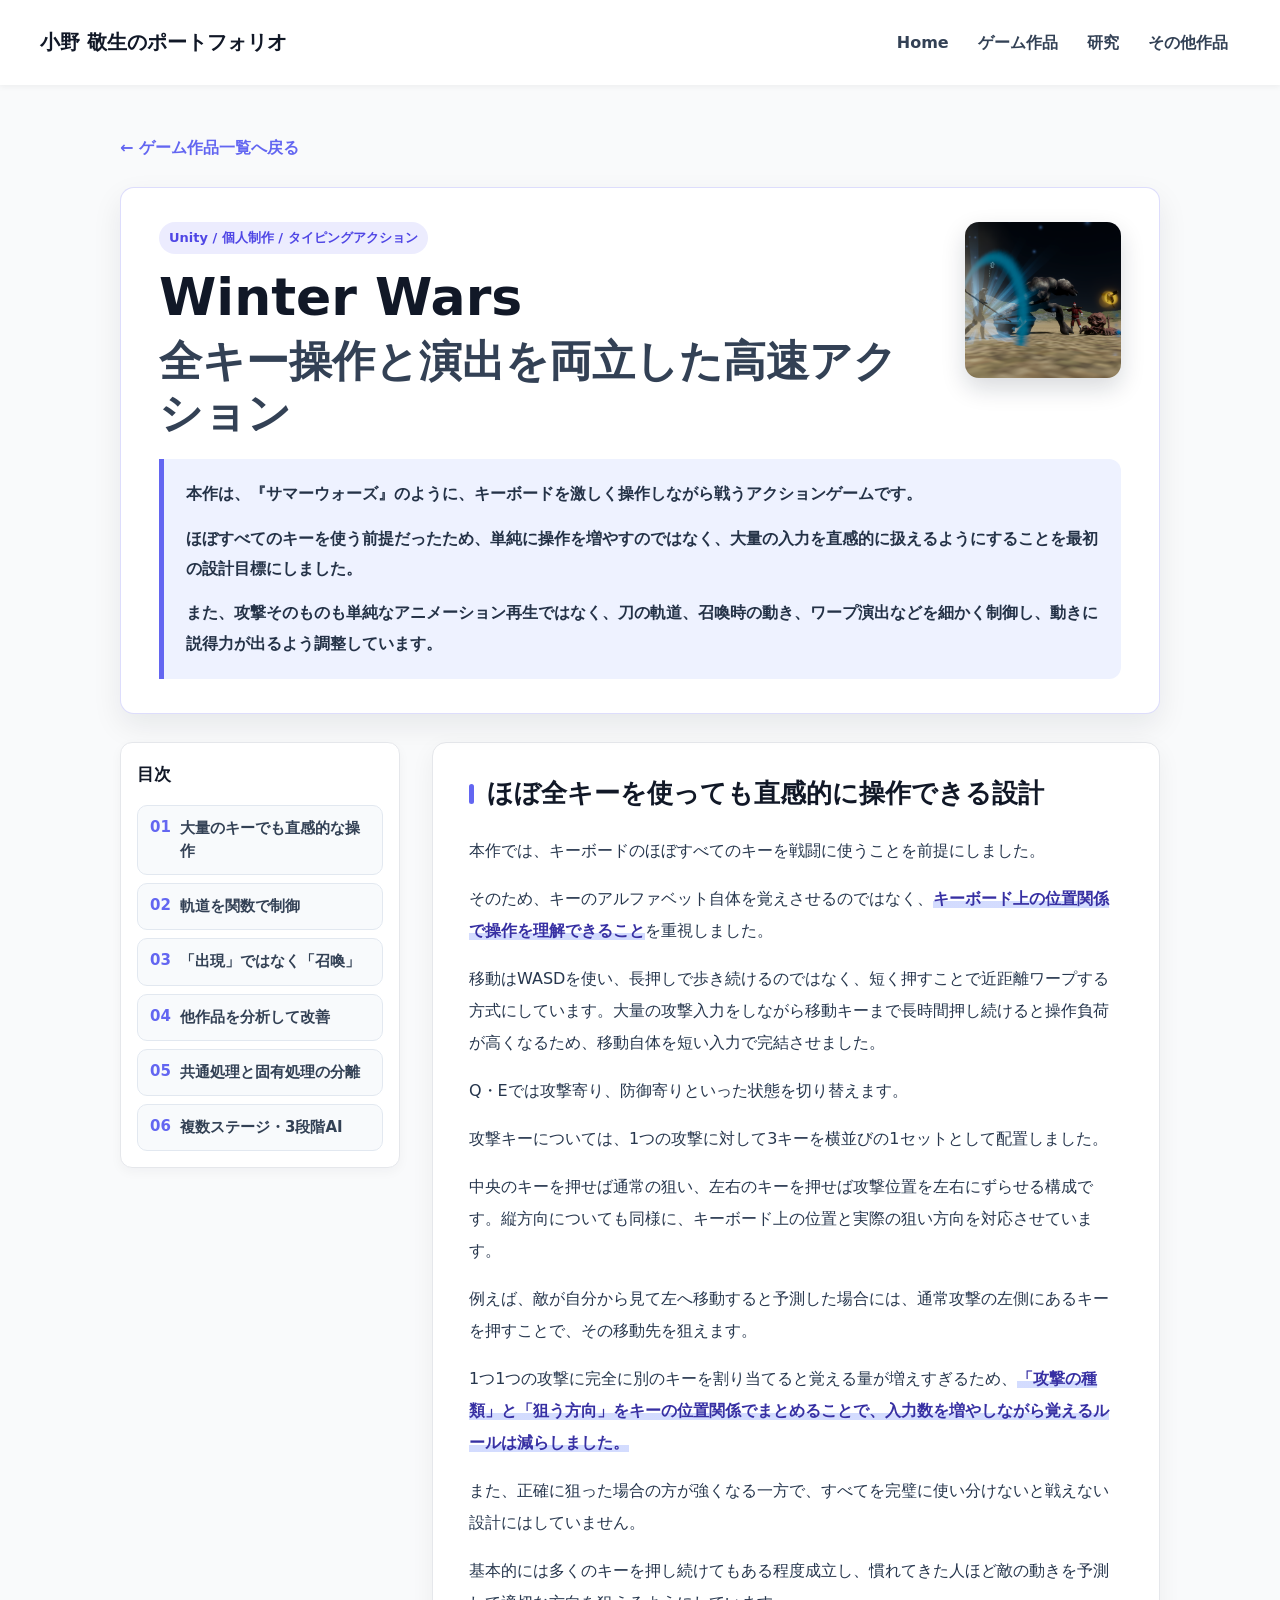
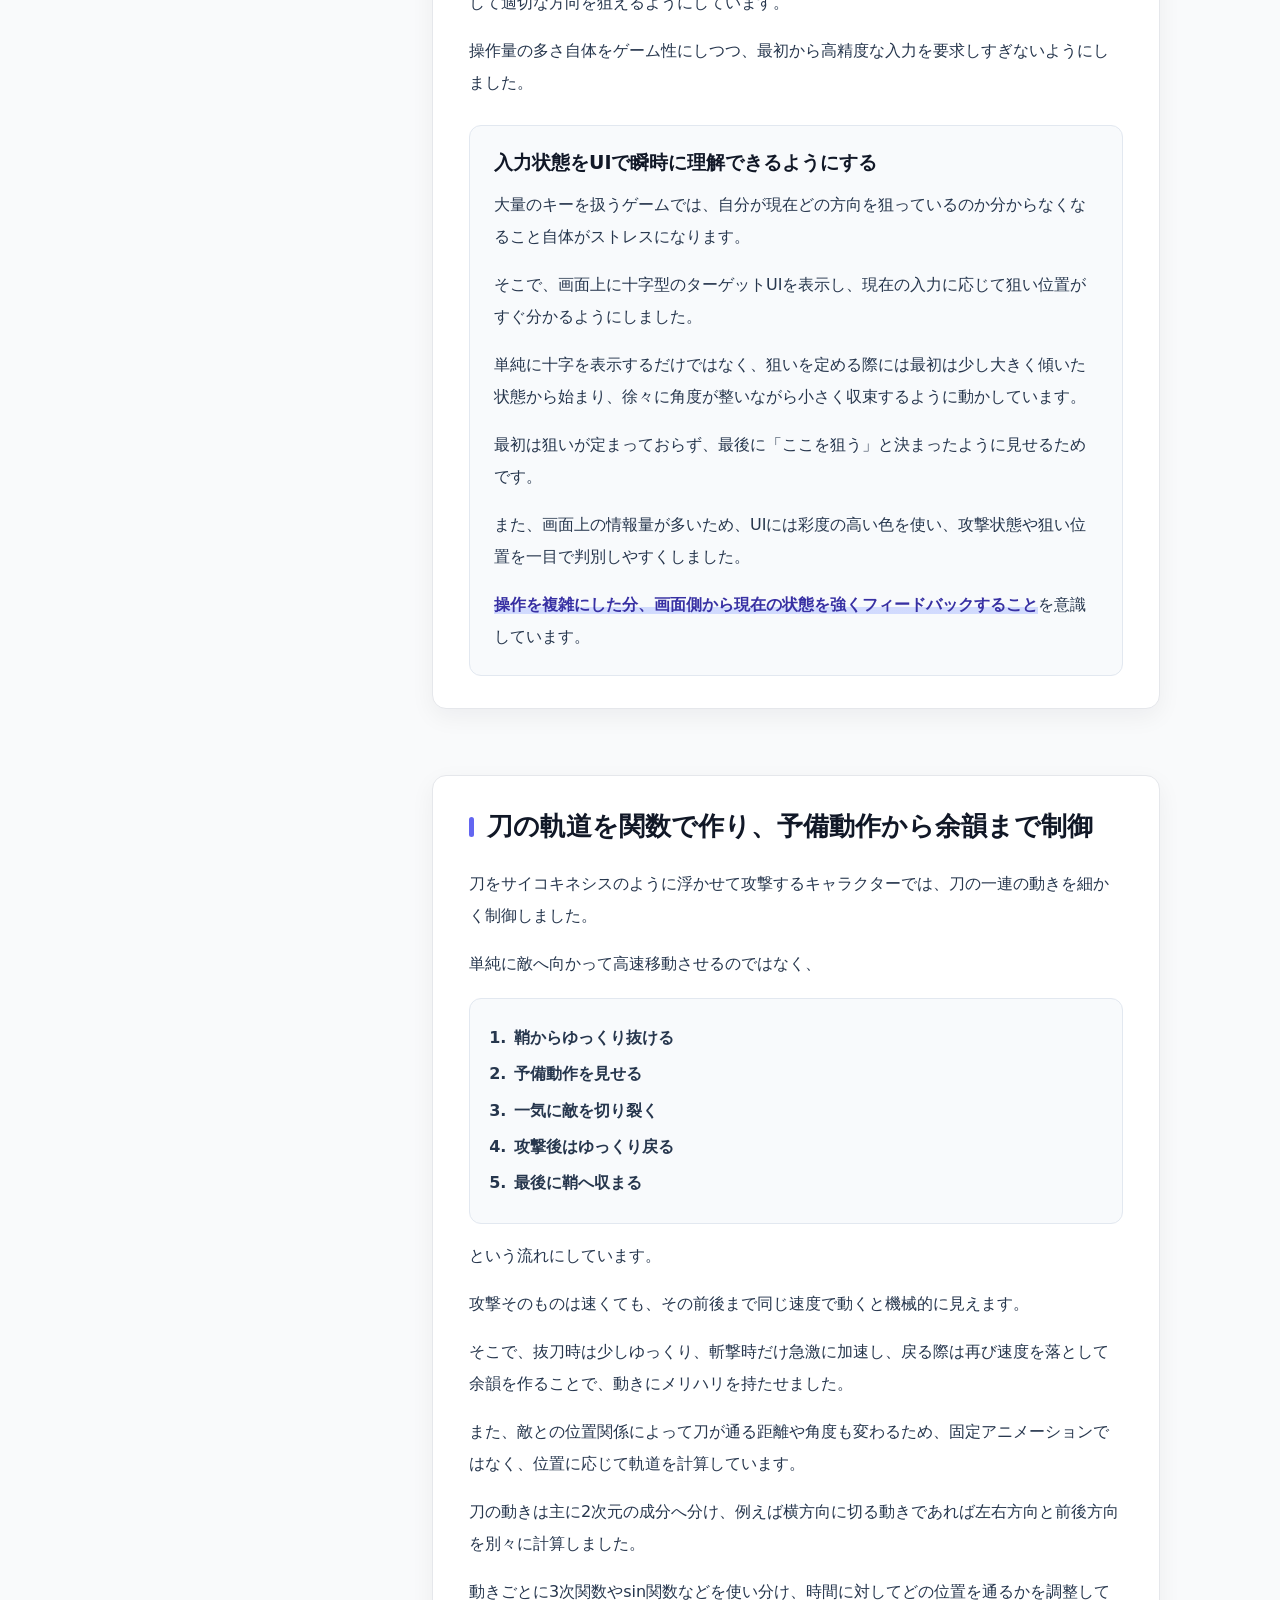
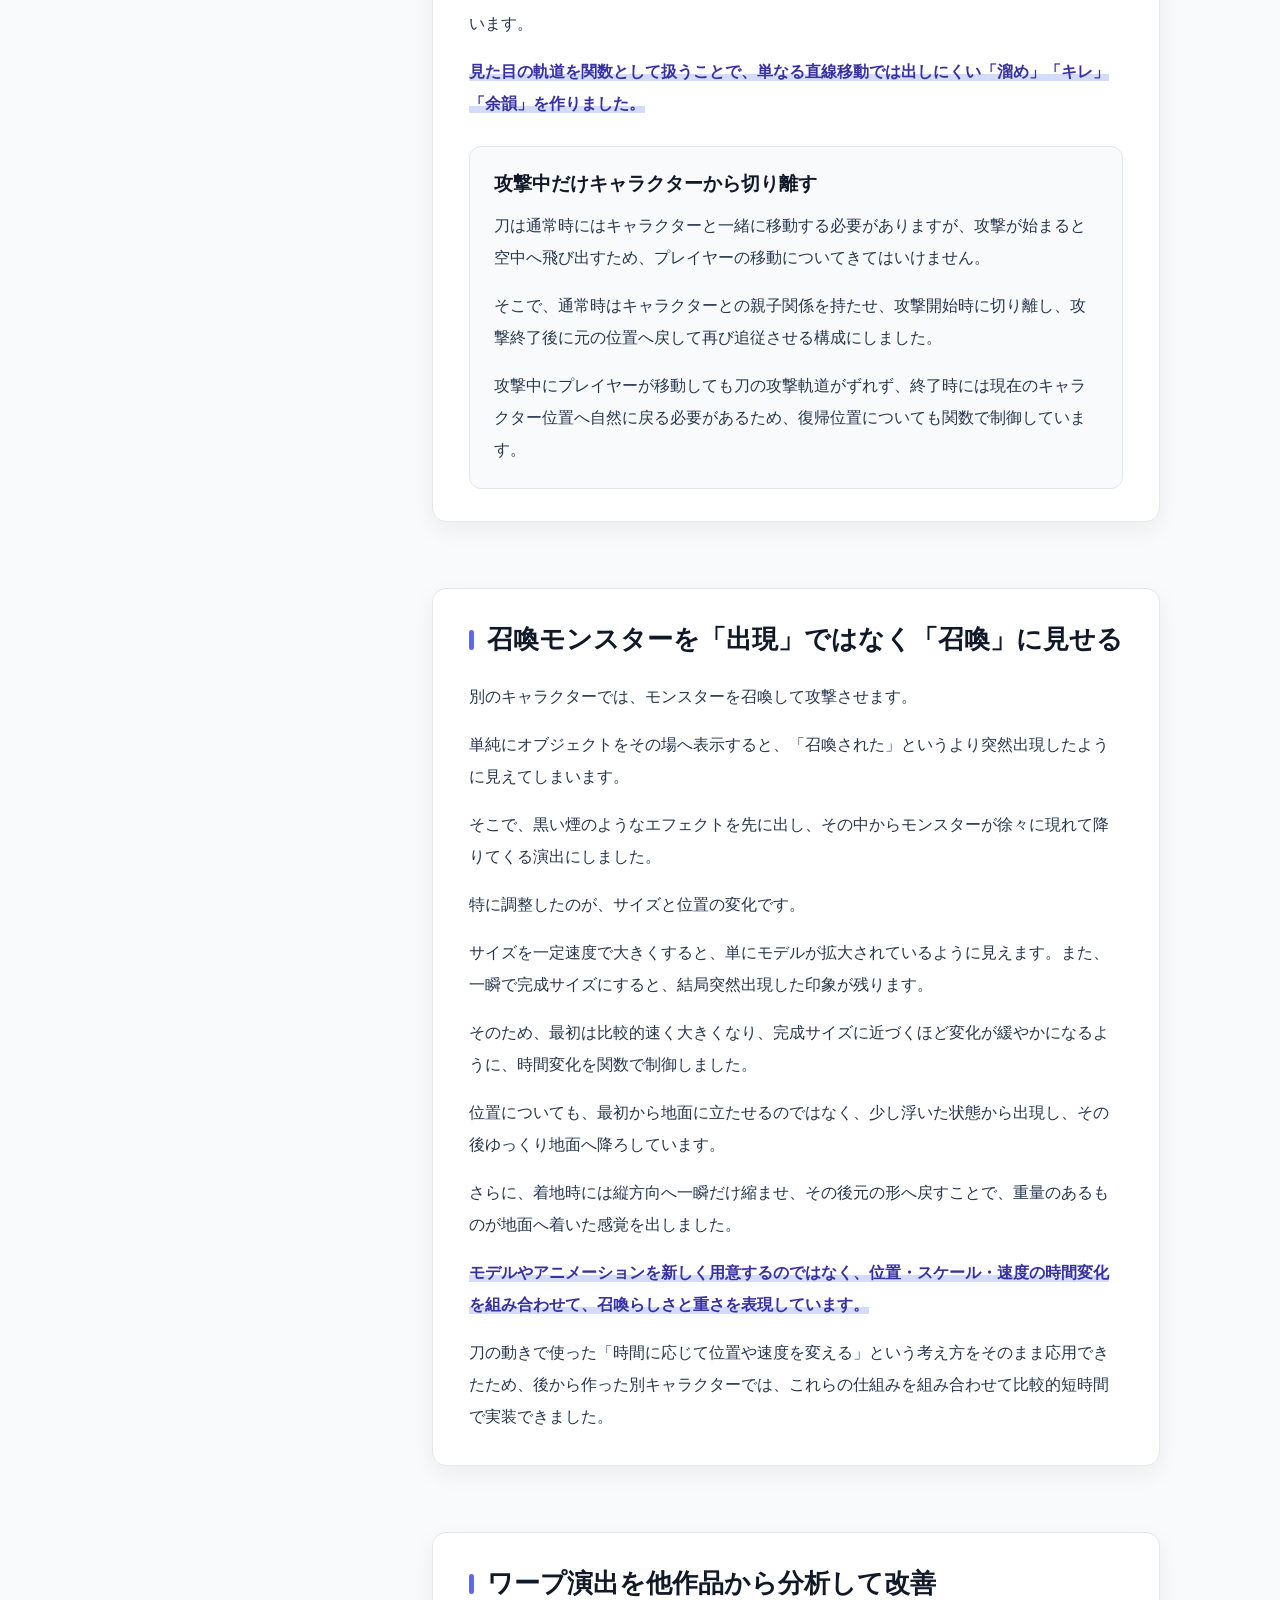
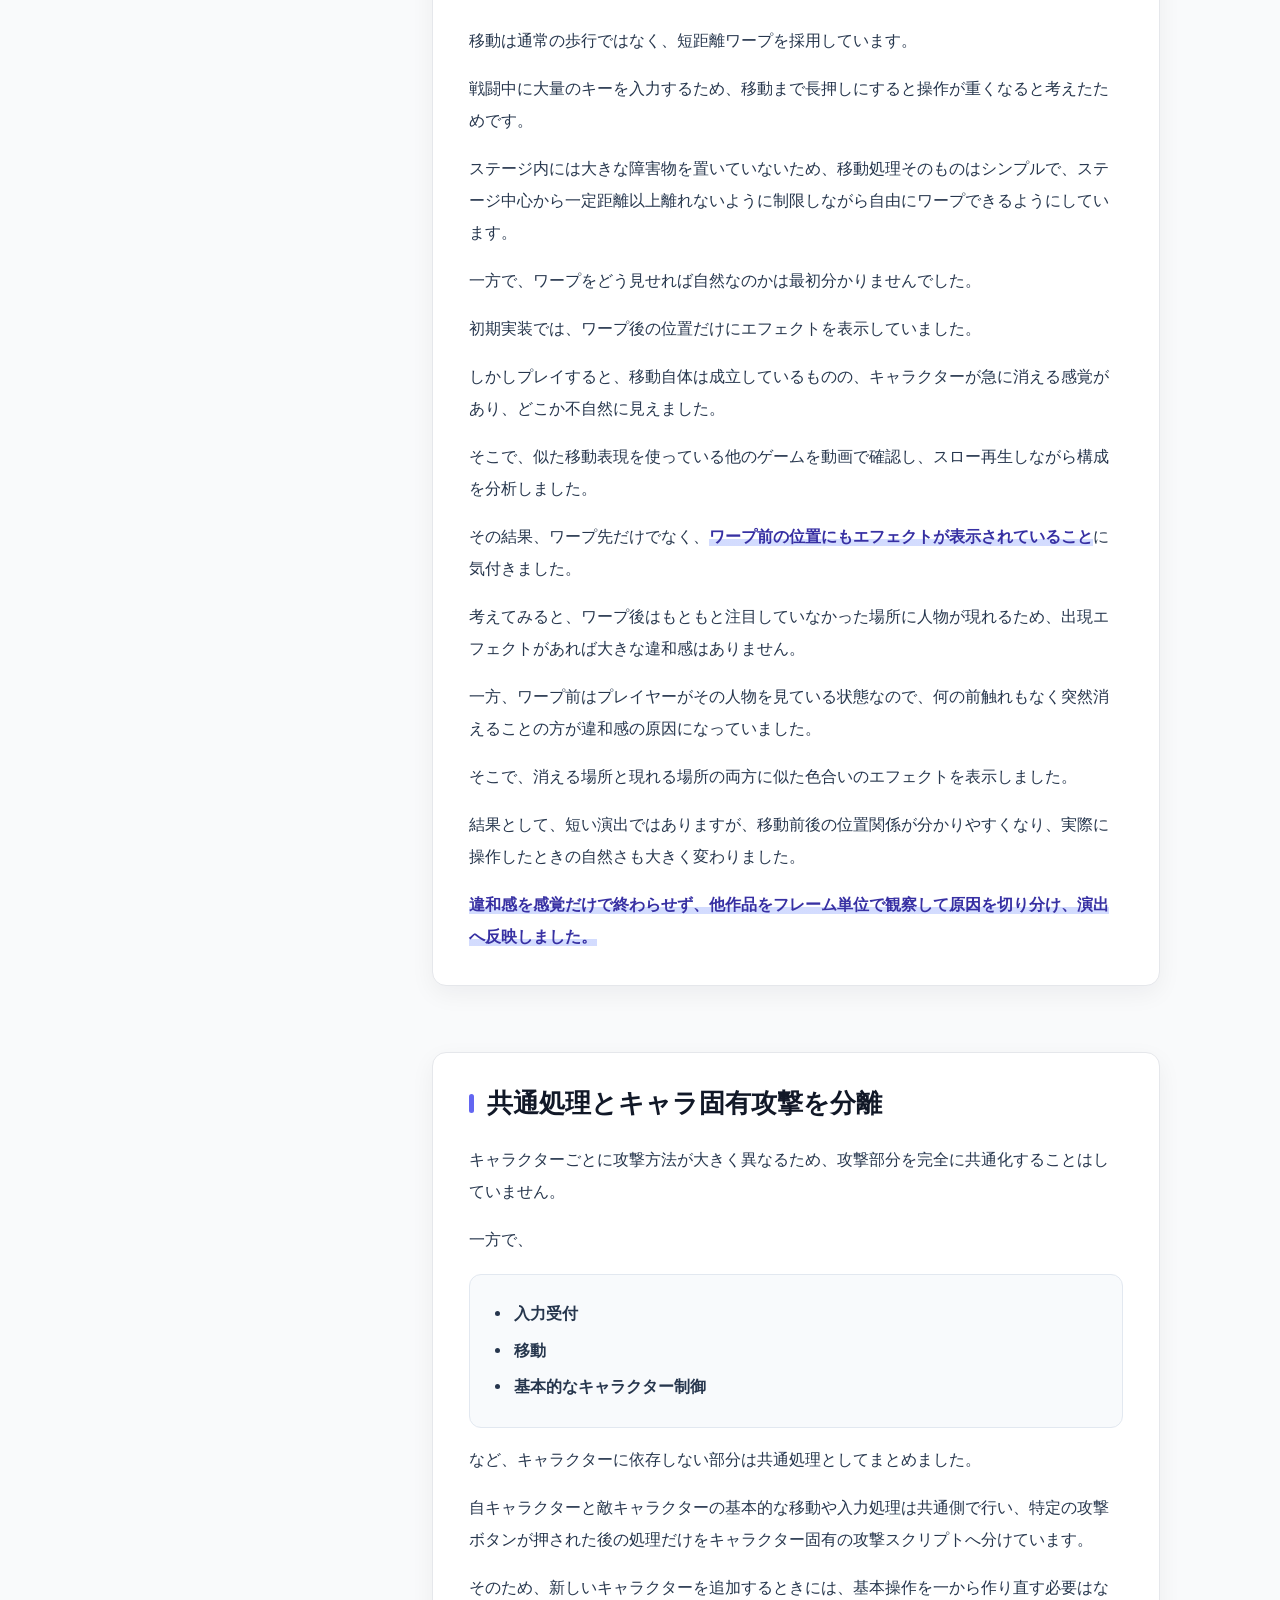
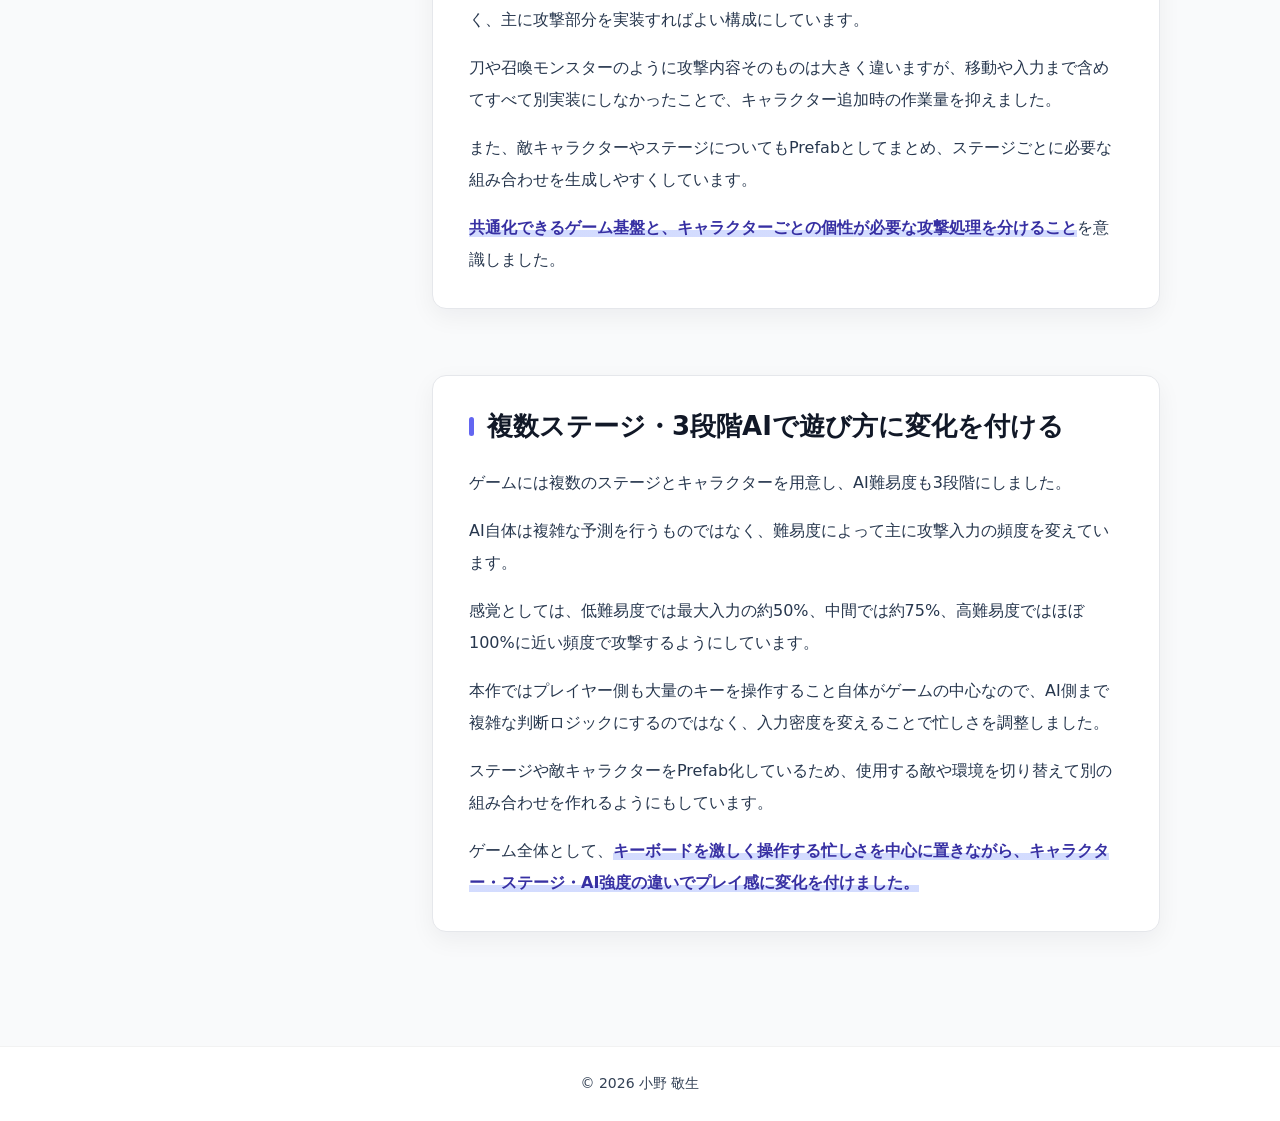
<file: game-winter-wars.html>
<!doctype html>
<html lang="ja">
<head>
  <meta charset="utf-8" />
  <meta name="viewport" content="width=device-width, initial-scale=1" />
  <title>ウィンターウォーズ 制作記事 — 小野 敬生のポートフォリオ</title>
  <meta name="description" content="ウィンターウォーズの制作記事。全キー操作、攻撃演出、ワープ、共通処理、AI難易度について紹介します。" />
  <style>
    :root{
      --bg:#f9fafb;
      --card:#ffffff;
      --accent:#6366f1;
      --accent-soft:#eef2ff;
      --accent-line:rgba(99, 102, 241, 0.22);
      --text:#1e293b;
      --muted:#64748b;
      --strong:#111827;
      --radius:14px;
      color-scheme: light;
      font-family:'Inter', system-ui, sans-serif;
    }

    *{box-sizing:border-box;}
    html,
    body{
      overflow-x:clip;
    }
    body{
      margin:0;
      background:var(--bg);
      color:var(--text);
      line-height:1.85;
    }

    header{
      padding:24px 40px;
      display:flex;
      justify-content:space-between;
      align-items:center;
      background:#ffffff;
      box-shadow:0 2px 6px rgba(0,0,0,0.05);
      position:sticky;
      top:0;
      z-index:100;
    }
    .logo{
      font-weight:800;
      font-size:20px;
      color:#111827;
    }
    nav a{
      color:#334155;
      text-decoration:none;
      margin:0 12px;
      font-weight:600;
    }
    nav a:hover{color:var(--accent);}

    @media(max-width:640px){
      header{
        flex-direction:column;
        align-items:stretch;
        gap:10px;
        padding:12px 14px;
      }
      .logo{
        text-align:center;
        font-size:17px;
        line-height:1.35;
      }
      nav{
        display:flex;
        flex-wrap:wrap;
        justify-content:center;
        column-gap:2px;
        row-gap:4px;
      }
      nav a{
        margin:0;
        padding:6px 10px;
        font-size:13px;
      }
      main{
        width:100vw;
        max-width:100vw;
        padding-left:18px;
        padding-right:18px;
      }
    }

    main{
      width:100%;
      max-width:1120px;
      margin:0 auto;
      padding:48px 40px 72px;
    }

    .back-link{
      display:inline-flex;
      align-items:center;
      gap:6px;
      margin-bottom:24px;
      color:var(--accent);
      font-weight:800;
      text-decoration:none;
    }
    .back-link:hover{text-decoration:underline;}

    .hero{
      display:grid;
      grid-template-columns:minmax(0, 1.1fr) minmax(280px, 0.9fr);
      gap:32px;
      align-items:center;
      padding:32px;
      border-radius:var(--radius);
      background:linear-gradient(135deg, #ffffff, #eef2ff);
      border:1px solid var(--accent-line);
      box-shadow:0 10px 28px rgba(15, 23, 42, 0.08);
      overflow:hidden;
    }
    .hero > *{
      min-width:0;
    }
    .eyebrow{
      display:inline-block;
      margin:0 0 12px;
      padding:4px 10px;
      border-radius:999px;
      background:rgba(99, 102, 241, 0.12);
      color:#4f46e5;
      font-size:13px;
      font-weight:800;
    }
    h1{
      margin:0 0 16px;
      color:var(--strong);
      font-size:clamp(30px, 5vw, 48px);
      line-height:1.18;
      letter-spacing:0;
    }
    .hero-lead{
      margin:0;
      color:#334155;
      font-size:17px;
      overflow-wrap:anywhere;
    }
    .hero-focus{
      margin:18px 0 0;
      padding:16px 18px;
      border-radius:12px;
      background:#111827;
      color:#ffffff;
      font-size:16px;
      font-weight:800;
      line-height:1.7;
      overflow-wrap:anywhere;
    }
    .hero-focus span{
      color:#c7d2fe;
    }
    .hero-image{
      margin:0;
      overflow:hidden;
      border-radius:12px;
      box-shadow:0 16px 36px rgba(15, 23, 42, 0.16);
      background:#fff;
    }
    .hero-image img{
      display:block;
      width:100%;
      max-width:100%;
      aspect-ratio:16 / 10;
      object-fit:cover;
    }

    .summary-grid{
      display:grid;
      grid-template-columns:repeat(3, 1fr);
      gap:16px;
      margin:28px 0 40px;
    }
    .summary-card{
      padding:18px;
      border-radius:12px;
      background:#ffffff;
      border:1px solid #e5e7eb;
      box-shadow:0 4px 12px rgba(15, 23, 42, 0.04);
    }
    .summary-card span{
      display:block;
      margin-bottom:6px;
      color:var(--accent);
      font-size:13px;
      font-weight:800;
    }
    .summary-card strong{
      display:block;
      color:var(--strong);
      font-size:17px;
      line-height:1.45;
    }

    .article-layout{
      display:grid;
      grid-template-columns:280px minmax(0, 1fr);
      gap:32px;
      align-items:start;
    }
    .toc{
      position:sticky;
      top:96px;
      z-index:20;
      align-self:start;
      max-height:calc(100vh - 120px);
      overflow-y:auto;
      padding:16px;
      border-radius:12px;
      background:#ffffff;
      border:1px solid #e5e7eb;
      box-shadow:0 4px 12px rgba(15, 23, 42, 0.04);
    }
    .toc h2{
      margin:0 0 14px;
      font-size:17px;
      color:var(--strong);
    }
    .toc div{
      counter-reset:toc-item;
    }
    .toc a{
      display:block;
      position:relative;
      margin-top:8px;
      padding:11px 12px 11px 42px;
      border-radius:10px;
      background:#f8fafc;
      border:1px solid #e2e8f0;
      color:#334155;
      font-size:15px;
      font-weight:800;
      text-decoration:none;
      line-height:1.55;
    }
    .toc a::before{
      counter-increment:toc-item;
      content:counter(toc-item, decimal-leading-zero);
      position:absolute;
      left:12px;
      top:10px;
      min-width:22px;
      color:var(--accent);
      font-size:15px;
      font-weight:900;
      line-height:1.55;
    }
    .toc a:hover{
      color:var(--accent);
      background:var(--accent-soft);
      border-color:var(--accent-line);
    }

    article{
      min-width:0;
    }
    section{
      margin:0 0 42px;
      padding:28px;
      border-radius:var(--radius);
      background:#ffffff;
      border:1px solid #e5e7eb;
      box-shadow:0 4px 12px rgba(15, 23, 42, 0.04);
      scroll-margin-top:130px;
    }
    section h2{
      margin:0 0 16px;
      color:var(--strong);
      font-size:26px;
      line-height:1.35;
    }
    section h3{
      margin:24px 0 10px;
      color:var(--strong);
      font-size:18px;
      line-height:1.45;
    }
    p{
      margin:0 0 14px;
      color:#334155;
    }
    p:last-child{margin-bottom:0;}

    .section-lead{
      margin:0 0 18px;
      padding:14px 16px;
      border-radius:12px;
      background:var(--accent-soft);
      border:1px solid var(--accent-line);
      color:#312e81;
      font-size:15px;
      font-weight:800;
      line-height:1.7;
      overflow-wrap:anywhere;
    }

    .callout{
      margin:20px 0;
      padding:18px 20px;
      border-left:4px solid var(--accent);
      border-radius:10px;
      background:var(--accent-soft);
    }
    .callout strong{
      display:block;
      margin-bottom:4px;
      color:#3730a3;
    }
    .quote-problem{
      margin:20px 0;
      padding:22px;
      border-radius:12px;
      background:#111827;
      color:#ffffff;
      text-align:center;
      font-size:22px;
      font-weight:900;
      line-height:1.5;
    }

    .split{
      display:grid;
      grid-template-columns:repeat(2, minmax(0, 1fr));
      gap:16px;
      margin:20px 0;
    }
    .triad{
      display:grid;
      grid-template-columns:repeat(3, minmax(0, 1fr));
      gap:12px;
      margin:18px 0 20px;
    }
    .mini-card{
      padding:16px;
      border-radius:12px;
      background:#f8fafc;
      border:1px solid #e2e8f0;
    }
    .mini-card h3{
      margin:0 0 8px;
      font-size:16px;
    }
    .mini-card p{
      margin:0;
      font-size:14px;
    }

    .visual-flow{
      display:grid;
      grid-template-columns:repeat(3, minmax(0, 1fr));
      gap:10px;
      margin:18px 0 20px;
      align-items:stretch;
    }
    .flow-chip{
      position:relative;
      padding:14px 14px;
      border-radius:12px;
      background:#f8fafc;
      border:1px solid #e2e8f0;
      color:#111827;
      font-size:14px;
      font-weight:800;
      line-height:1.55;
      text-align:center;
    }
    .flow-chip:not(:last-child)::after{
      content:"";
      position:absolute;
      right:-9px;
      top:50%;
      width:8px;
      height:8px;
      border-top:2px solid var(--accent);
      border-right:2px solid var(--accent);
      transform:translateY(-50%) rotate(45deg);
    }

    .metric-row{
      display:grid;
      grid-template-columns:repeat(3, minmax(0, 1fr));
      gap:12px;
      margin:18px 0 20px;
    }
    .metric{
      padding:16px;
      border-radius:12px;
      background:#f8fafc;
      border:1px solid #e2e8f0;
      text-align:center;
    }
    .metric strong{
      display:block;
      color:var(--accent);
      font-size:24px;
      line-height:1.2;
    }
    .metric span{
      display:block;
      margin-top:6px;
      color:#475569;
      font-size:13px;
      font-weight:800;
      line-height:1.45;
    }

    .before-after{
      display:grid;
      grid-template-columns:1fr 1fr;
      gap:12px;
      margin:18px 0 20px;
    }
    .before-after div{
      padding:16px;
      border-radius:12px;
      border:1px solid #e2e8f0;
      background:#f8fafc;
    }
    .before-after strong{
      display:block;
      margin-bottom:6px;
      color:#111827;
      font-size:15px;
    }
    .before-after .after{
      border-color:var(--accent-line);
      background:var(--accent-soft);
    }

    .process-list{
      display:grid;
      gap:12px;
      margin:18px 0 0;
      padding:0;
      list-style:none;
      counter-reset:step;
    }
    .process-list li{
      position:relative;
      padding:16px 16px 16px 56px;
      border-radius:12px;
      background:#f8fafc;
      border:1px solid #e2e8f0;
    }
    .process-list li::before{
      counter-increment:step;
      content:counter(step);
      position:absolute;
      top:16px;
      left:16px;
      width:26px;
      height:26px;
      border-radius:50%;
      background:var(--accent);
      color:#fff;
      display:grid;
      place-items:center;
      font-size:13px;
      font-weight:900;
    }

    .image-grid{
      display:grid;
      grid-template-columns:repeat(2, minmax(0, 1fr));
      gap:14px;
      margin:22px 0 0;
    }
    .image-grid figure{
      margin:0;
      overflow:hidden;
      border-radius:12px;
      background:#f1f5f9;
      border:1px solid #e2e8f0;
    }
    .image-grid img{
      display:block;
      width:100%;
      aspect-ratio:16 / 9;
      object-fit:cover;
    }
    .image-grid figcaption{
      padding:10px 12px;
      color:#475569;
      font-size:13px;
      font-weight:700;
      line-height:1.5;
    }

    .takeaway{
      background:linear-gradient(135deg, #eef2ff, #ffffff);
      border-color:var(--accent-line);
    }
    .takeaway ul{
      margin:14px 0 0;
      padding-left:20px;
      color:#334155;
    }
    .takeaway li{
      margin:8px 0;
    }

    .article-actions{
      display:flex;
      flex-wrap:wrap;
      gap:12px;
      margin-top:20px;
    }
    .details-list{
      display:grid;
      gap:12px;
      margin-top:18px;
    }
    .detail-item{
      border:1px solid #e2e8f0;
      border-radius:12px;
      background:#f8fafc;
      overflow:hidden;
    }
    .detail-item summary{
      cursor:pointer;
      padding:14px 16px;
      color:#111827;
      font-size:16px;
      font-weight:900;
      line-height:1.5;
      list-style:none;
    }
    .detail-item summary::-webkit-details-marker{
      display:none;
    }
    .detail-item summary::after{
      content:"+";
      float:right;
      color:var(--accent);
      font-size:18px;
      line-height:1.2;
    }
    .detail-item[open] summary::after{
      content:"-";
    }
    .detail-item-body{
      padding:0 16px 16px;
      border-top:1px solid #e2e8f0;
    }
    .detail-item-body p{
      margin-top:12px;
    }
    .button{
      display:inline-flex;
      align-items:center;
      justify-content:center;
      min-height:42px;
      padding:0 18px;
      border-radius:10px;
      background:var(--accent);
      color:#ffffff;
      font-weight:800;
      text-decoration:none;
    }
    .button.secondary{
      background:#ffffff;
      color:var(--accent);
      border:1px solid var(--accent-line);
    }

    .plain-article{
      display:block;
      width:100%;
      max-width:100%;
      min-width:0;
      margin:0;
      padding:32px;
      border-radius:var(--radius);
      background:#ffffff;
      border:1px solid #e5e7eb;
      box-shadow:0 8px 24px rgba(15, 23, 42, 0.06);
      color:var(--text);
      font:inherit;
      line-height:1.9;
      white-space:pre-wrap;
      overflow-wrap:anywhere;
      word-wrap:break-word;
      word-break:break-all;
      overflow-x:hidden;
    }

    .article-hero{
      position:relative;
      margin-bottom:28px;
      padding:34px 38px;
      border-radius:var(--radius);
      background:#ffffff;
      border:1px solid var(--accent-line);
      box-shadow:0 12px 30px rgba(15, 23, 42, 0.08);
    }
    .article-title-row{
      display:block;
      padding-right:190px;
      margin-bottom:20px;
    }
    .article-title-icon{
      position:absolute;
      top:34px;
      right:38px;
      width:156px;
      height:156px;
      border-radius:14px;
      object-fit:cover;
      box-shadow:0 10px 24px rgba(15, 23, 42, 0.16);
      background:#f1f5f9;
    }
    .article-hero h1{
      flex:1 1 auto;
      max-width:900px;
      margin:0;
      font-size:clamp(30px, 4.6vw, 52px);
      line-height:1.22;
    }
    .article-hero h1 span{
      display:block;
    }
    .article-hero h1 span:first-child{
      white-space:nowrap;
    }
    .article-hero h1 span + span{
      margin-top:6px;
      font-size:0.82em;
      color:#334155;
    }
    .intro-text{
      display:grid;
      gap:14px;
      width:100%;
      padding:20px 22px;
      border-left:5px solid var(--accent);
      border-radius:0 12px 12px 0;
      background:var(--accent-soft);
    }
    .intro-text p{
      margin:0;
      color:#243247;
      font-size:16px;
      font-weight:650;
      line-height:1.9;
    }
    .polished-article-layout{
      margin-top:0;
    }
    .article-body{
      display:grid;
      gap:24px;
    }
    .article-body section{
      padding:32px 36px;
      border-radius:var(--radius);
      background:#ffffff;
      border:1px solid #e5e7eb;
      box-shadow:0 8px 24px rgba(15, 23, 42, 0.055);
      scroll-margin-top:128px;
    }
    .article-body section h2{
      position:relative;
      margin:0 0 22px;
      padding-left:18px;
      color:var(--strong);
      font-size:26px;
      line-height:1.45;
    }
    .article-body section h2::before{
      content:"";
      position:absolute;
      left:0;
      top:0.35em;
      bottom:0.35em;
      width:5px;
      border-radius:999px;
      background:var(--accent);
    }
    .article-body p{
      margin:16px 0 0;
      color:#26364d;
      font-size:16px;
      line-height:2;
    }
    .article-body ul,
    .article-body ol{
      margin:18px 0 0;
      padding:18px 22px 18px 42px;
      border-radius:12px;
      background:#f8fafc;
      border:1px solid #e2e8f0;
      color:#26364d;
      line-height:1.9;
    }
    .article-body li{
      margin:6px 0;
      padding-left:2px;
      font-weight:700;
    }
    .article-body strong{
      color:#3730a3;
      font-weight:900;
      background:linear-gradient(transparent 62%, rgba(199, 210, 254, 0.78) 62%);
    }
    .article-body hr{
      height:1px;
      margin:28px 0;
      border:0;
      background:#e5e7eb;
    }
    .article-body hr:last-child{
      display:none;
    }
    .subsection{
      margin-top:26px;
      padding:22px 24px;
      border-radius:12px;
      background:#f8fafc;
      border:1px solid #e2e8f0;
    }
    .subsection h3{
      margin:0 0 12px;
      color:#111827;
      font-size:19px;
      line-height:1.55;
    }
    .subsection p:first-of-type{
      margin-top:0;
    }
    .article-body .article-actions{
      margin-top:4px;
      padding:24px 0 0;
    }

    footer{
      padding:24px;
      text-align:center;
      color:#64748b;
      font-size:14px;
      border-top:1px solid rgba(0,0,0,0.05);
      background:#ffffff;
    }

    @media(max-width:900px){
      main{
        width:100vw;
        max-width:100vw;
        padding:32px 18px 56px;
      }
      .hero{
        grid-template-columns:1fr;
        padding:18px;
      }
      .hero-focus{
        width:100%;
        max-width:280px;
        font-size:13px;
        padding:12px 14px;
        line-height:1.65;
        word-break:break-all;
      }
      .hero-image{
        width:100%;
        max-width:280px;
      }
      .summary-grid{
        grid-template-columns:1fr;
      }
      .article-layout{
        grid-template-columns:1fr;
      }
      .toc{
        position:static;
        max-height:none;
      }
      .toc div{
        display:grid;
        grid-template-columns:repeat(2, minmax(0, 1fr));
        column-gap:12px;
      }
      .article-hero{
        padding:24px 22px;
      }
      .article-title-row{
        padding-right:116px;
      }
      .article-title-icon{
        top:24px;
        right:22px;
        width:102px;
        height:102px;
        border-radius:12px;
      }
      .intro-text{
        padding:16px 18px;
      }
    }

    @media(max-width:560px){
      section{
        padding:20px;
      }
      .article-hero{
        padding:22px 18px;
      }
      .article-title-row{
        padding-right:98px;
      }
      .article-title-icon{
        top:22px;
        right:18px;
        width:86px;
        height:86px;
        border-radius:10px;
      }
      .article-hero h1{
        font-size:21px;
      }
      .article-hero h1 span + span{
        font-size:0.68em;
        white-space:normal;
      }
      .article-body section{
        padding:24px 20px;
      }
      .article-body section h2{
        font-size:22px;
        padding-left:14px;
      }
      .subsection{
        padding:18px 16px;
      }
      .split,
      .triad,
      .visual-flow,
      .metric-row,
      .before-after,
      .image-grid{
        grid-template-columns:1fr;
      }
      .flow-chip:not(:last-child)::after{
        display:none;
      }
      .toc div{
        grid-template-columns:1fr;
      }
      .quote-problem{
        font-size:18px;
      }
    }
  </style>
</head>
<body>
  <header>
    <div class="logo">小野 敬生のポートフォリオ</div>
    <nav>
      <a href="index.html">Home</a>
      <a href="games.html">ゲーム作品</a>
      <a href="research.html">研究</a>
      <a href="others.html">その他作品</a>
    </nav>
  </header>

  <main>
    <a class="back-link" href="games.html">← ゲーム作品一覧へ戻る</a>

    <div class="article-hero">
      <p class="eyebrow">Unity / 個人制作 / タイピングアクション</p>
      <div class="article-title-row">
        <h1 aria-label="Winter Wars｜全キー操作と演出を両立した高速タイピングアクション">
          <span>Winter Wars</span>
          <span>全キー操作と演出を両立した高速アクション</span>
        </h1>
        <img class="article-title-icon" src="images/game07_icon.png" alt="Winter Warsのアイコン">
      </div>
      <div class="intro-text">
        <p>本作は、『サマーウォーズ』のように、キーボードを激しく操作しながら戦うアクションゲームです。</p>
        <p>ほぼすべてのキーを使う前提だったため、単純に操作を増やすのではなく、<strong>大量の入力を直感的に扱えるようにすること</strong>を最初の設計目標にしました。</p>
        <p>また、攻撃そのものも単純なアニメーション再生ではなく、刀の軌道、召喚時の動き、ワープ演出などを細かく制御し、動きに説得力が出るよう調整しています。</p>
      </div>
    </div>

    <div class="article-layout polished-article-layout">
      <aside class="toc" aria-label="目次">
        <h2>目次</h2>
        <div>
          <a href="#sec-1">大量のキーでも直感的な操作</a>
          <a href="#sec-2">軌道を関数で制御</a>
          <a href="#sec-3">「出現」ではなく「召喚」</a>
          <a href="#sec-4">他作品を分析して改善</a>
          <a href="#sec-5">共通処理と固有処理の分離</a>
          <a href="#sec-6">複数ステージ・3段階AI</a>
        </div>
      </aside>

      <article class="article-body">
        <section id="sec-1">
          <h2>ほぼ全キーを使っても直感的に操作できる設計</h2>
          <p>本作では、キーボードのほぼすべてのキーを戦闘に使うことを前提にしました。</p>
          <p>そのため、キーのアルファベット自体を覚えさせるのではなく、<strong>キーボード上の位置関係で操作を理解できること</strong>を重視しました。</p>
          <p>移動はWASDを使い、長押しで歩き続けるのではなく、短く押すことで近距離ワープする方式にしています。大量の攻撃入力をしながら移動キーまで長時間押し続けると操作負荷が高くなるため、移動自体を短い入力で完結させました。</p>
          <p>Q・Eでは攻撃寄り、防御寄りといった状態を切り替えます。</p>
          <p>攻撃キーについては、1つの攻撃に対して3キーを横並びの1セットとして配置しました。</p>
          <p>中央のキーを押せば通常の狙い、左右のキーを押せば攻撃位置を左右にずらせる構成です。縦方向についても同様に、キーボード上の位置と実際の狙い方向を対応させています。</p>
          <p>例えば、敵が自分から見て左へ移動すると予測した場合には、通常攻撃の左側にあるキーを押すことで、その移動先を狙えます。</p>
          <p>1つ1つの攻撃に完全に別のキーを割り当てると覚える量が増えすぎるため、<strong>「攻撃の種類」と「狙う方向」をキーの位置関係でまとめることで、入力数を増やしながら覚えるルールは減らしました。</strong></p>
          <p>また、正確に狙った場合の方が強くなる一方で、すべてを完璧に使い分けないと戦えない設計にはしていません。</p>
          <p>基本的には多くのキーを押し続けてもある程度成立し、慣れてきた人ほど敵の動きを予測して適切な方向を狙えるようにしています。</p>
          <p>操作量の多さ自体をゲーム性にしつつ、最初から高精度な入力を要求しすぎないようにしました。</p>
          <div class="subsection">
            <h3>入力状態をUIで瞬時に理解できるようにする</h3>
            <p>大量のキーを扱うゲームでは、自分が現在どの方向を狙っているのか分からなくなること自体がストレスになります。</p>
            <p>そこで、画面上に十字型のターゲットUIを表示し、現在の入力に応じて狙い位置がすぐ分かるようにしました。</p>
            <p>単純に十字を表示するだけではなく、狙いを定める際には最初は少し大きく傾いた状態から始まり、徐々に角度が整いながら小さく収束するように動かしています。</p>
            <p>最初は狙いが定まっておらず、最後に「ここを狙う」と決まったように見せるためです。</p>
            <p>また、画面上の情報量が多いため、UIには彩度の高い色を使い、攻撃状態や狙い位置を一目で判別しやすくしました。</p>
            <p><strong>操作を複雑にした分、画面側から現在の状態を強くフィードバックすること</strong>を意識しています。</p>
          </div>
        </section>

        <section id="sec-2">
          <h2>刀の軌道を関数で作り、予備動作から余韻まで制御</h2>
          <p>刀をサイコキネシスのように浮かせて攻撃するキャラクターでは、刀の一連の動きを細かく制御しました。</p>
          <p>単純に敵へ向かって高速移動させるのではなく、</p>
          <ol>
            <li>鞘からゆっくり抜ける</li>
            <li>予備動作を見せる</li>
            <li>一気に敵を切り裂く</li>
            <li>攻撃後はゆっくり戻る</li>
            <li>最後に鞘へ収まる</li>
          </ol>
          <p>という流れにしています。</p>
          <p>攻撃そのものは速くても、その前後まで同じ速度で動くと機械的に見えます。</p>
          <p>そこで、抜刀時は少しゆっくり、斬撃時だけ急激に加速し、戻る際は再び速度を落として余韻を作ることで、動きにメリハリを持たせました。</p>
          <p>また、敵との位置関係によって刀が通る距離や角度も変わるため、固定アニメーションではなく、位置に応じて軌道を計算しています。</p>
          <p>刀の動きは主に2次元の成分へ分け、例えば横方向に切る動きであれば左右方向と前後方向を別々に計算しました。</p>
          <p>動きごとに3次関数やsin関数などを使い分け、時間に対してどの位置を通るかを調整しています。</p>
          <p><strong>見た目の軌道を関数として扱うことで、単なる直線移動では出しにくい「溜め」「キレ」「余韻」を作りました。</strong></p>
          <div class="subsection">
            <h3>攻撃中だけキャラクターから切り離す</h3>
            <p>刀は通常時にはキャラクターと一緒に移動する必要がありますが、攻撃が始まると空中へ飛び出すため、プレイヤーの移動についてきてはいけません。</p>
            <p>そこで、通常時はキャラクターとの親子関係を持たせ、攻撃開始時に切り離し、攻撃終了後に元の位置へ戻して再び追従させる構成にしました。</p>
            <p>攻撃中にプレイヤーが移動しても刀の攻撃軌道がずれず、終了時には現在のキャラクター位置へ自然に戻る必要があるため、復帰位置についても関数で制御しています。</p>
          </div>
        </section>

        <section id="sec-3">
          <h2>召喚モンスターを「出現」ではなく「召喚」に見せる</h2>
          <p>別のキャラクターでは、モンスターを召喚して攻撃させます。</p>
          <p>単純にオブジェクトをその場へ表示すると、「召喚された」というより突然出現したように見えてしまいます。</p>
          <p>そこで、黒い煙のようなエフェクトを先に出し、その中からモンスターが徐々に現れて降りてくる演出にしました。</p>
          <p>特に調整したのが、サイズと位置の変化です。</p>
          <p>サイズを一定速度で大きくすると、単にモデルが拡大されているように見えます。また、一瞬で完成サイズにすると、結局突然出現した印象が残ります。</p>
          <p>そのため、最初は比較的速く大きくなり、完成サイズに近づくほど変化が緩やかになるように、時間変化を関数で制御しました。</p>
          <p>位置についても、最初から地面に立たせるのではなく、少し浮いた状態から出現し、その後ゆっくり地面へ降ろしています。</p>
          <p>さらに、着地時には縦方向へ一瞬だけ縮ませ、その後元の形へ戻すことで、重量のあるものが地面へ着いた感覚を出しました。</p>
          <p><strong>モデルやアニメーションを新しく用意するのではなく、位置・スケール・速度の時間変化を組み合わせて、召喚らしさと重さを表現しています。</strong></p>
          <p>刀の動きで使った「時間に応じて位置や速度を変える」という考え方をそのまま応用できたため、後から作った別キャラクターでは、これらの仕組みを組み合わせて比較的短時間で実装できました。</p>
        </section>

        <section id="sec-4">
          <h2>ワープ演出を他作品から分析して改善</h2>
          <p>移動は通常の歩行ではなく、短距離ワープを採用しています。</p>
          <p>戦闘中に大量のキーを入力するため、移動まで長押しにすると操作が重くなると考えたためです。</p>
          <p>ステージ内には大きな障害物を置いていないため、移動処理そのものはシンプルで、ステージ中心から一定距離以上離れないように制限しながら自由にワープできるようにしています。</p>
          <p>一方で、ワープをどう見せれば自然なのかは最初分かりませんでした。</p>
          <p>初期実装では、ワープ後の位置だけにエフェクトを表示していました。</p>
          <p>しかしプレイすると、移動自体は成立しているものの、キャラクターが急に消える感覚があり、どこか不自然に見えました。</p>
          <p>そこで、似た移動表現を使っている他のゲームを動画で確認し、スロー再生しながら構成を分析しました。</p>
          <p>その結果、ワープ先だけでなく、<strong>ワープ前の位置にもエフェクトが表示されていること</strong>に気付きました。</p>
          <p>考えてみると、ワープ後はもともと注目していなかった場所に人物が現れるため、出現エフェクトがあれば大きな違和感はありません。</p>
          <p>一方、ワープ前はプレイヤーがその人物を見ている状態なので、何の前触れもなく突然消えることの方が違和感の原因になっていました。</p>
          <p>そこで、消える場所と現れる場所の両方に似た色合いのエフェクトを表示しました。</p>
          <p>結果として、短い演出ではありますが、移動前後の位置関係が分かりやすくなり、実際に操作したときの自然さも大きく変わりました。</p>
          <p><strong>違和感を感覚だけで終わらせず、他作品をフレーム単位で観察して原因を切り分け、演出へ反映しました。</strong></p>
        </section>

        <section id="sec-5">
          <h2>共通処理とキャラ固有攻撃を分離</h2>
          <p>キャラクターごとに攻撃方法が大きく異なるため、攻撃部分を完全に共通化することはしていません。</p>
          <p>一方で、</p>
          <ul>
            <li>入力受付</li>
            <li>移動</li>
            <li>基本的なキャラクター制御</li>
          </ul>
          <p>など、キャラクターに依存しない部分は共通処理としてまとめました。</p>
          <p>自キャラクターと敵キャラクターの基本的な移動や入力処理は共通側で行い、特定の攻撃ボタンが押された後の処理だけをキャラクター固有の攻撃スクリプトへ分けています。</p>
          <p>そのため、新しいキャラクターを追加するときには、基本操作を一から作り直す必要はなく、主に攻撃部分を実装すればよい構成にしています。</p>
          <p>刀や召喚モンスターのように攻撃内容そのものは大きく違いますが、移動や入力まで含めてすべて別実装にしなかったことで、キャラクター追加時の作業量を抑えました。</p>
          <p>また、敵キャラクターやステージについてもPrefabとしてまとめ、ステージごとに必要な組み合わせを生成しやすくしています。</p>
          <p><strong>共通化できるゲーム基盤と、キャラクターごとの個性が必要な攻撃処理を分けること</strong>を意識しました。</p>
        </section>

        <section id="sec-6">
          <h2>複数ステージ・3段階AIで遊び方に変化を付ける</h2>
          <p>ゲームには複数のステージとキャラクターを用意し、AI難易度も3段階にしました。</p>
          <p>AI自体は複雑な予測を行うものではなく、難易度によって主に攻撃入力の頻度を変えています。</p>
          <p>感覚としては、低難易度では最大入力の約50%、中間では約75%、高難易度ではほぼ100%に近い頻度で攻撃するようにしています。</p>
          <p>本作ではプレイヤー側も大量のキーを操作すること自体がゲームの中心なので、AI側まで複雑な判断ロジックにするのではなく、入力密度を変えることで忙しさを調整しました。</p>
          <p>ステージや敵キャラクターをPrefab化しているため、使用する敵や環境を切り替えて別の組み合わせを作れるようにもしています。</p>
          <p>ゲーム全体として、<strong>キーボードを激しく操作する忙しさを中心に置きながら、キャラクター・ステージ・AI強度の違いでプレイ感に変化を付けました。</strong></p>
        </section>
      </article>
    </div>
  </main>

  <footer>
    <p>© <span id="year"></span> 小野 敬生</p>
  </footer>

  <script>
    document.getElementById('year').textContent = new Date().getFullYear();
  </script>
</body>
</html>
</file>
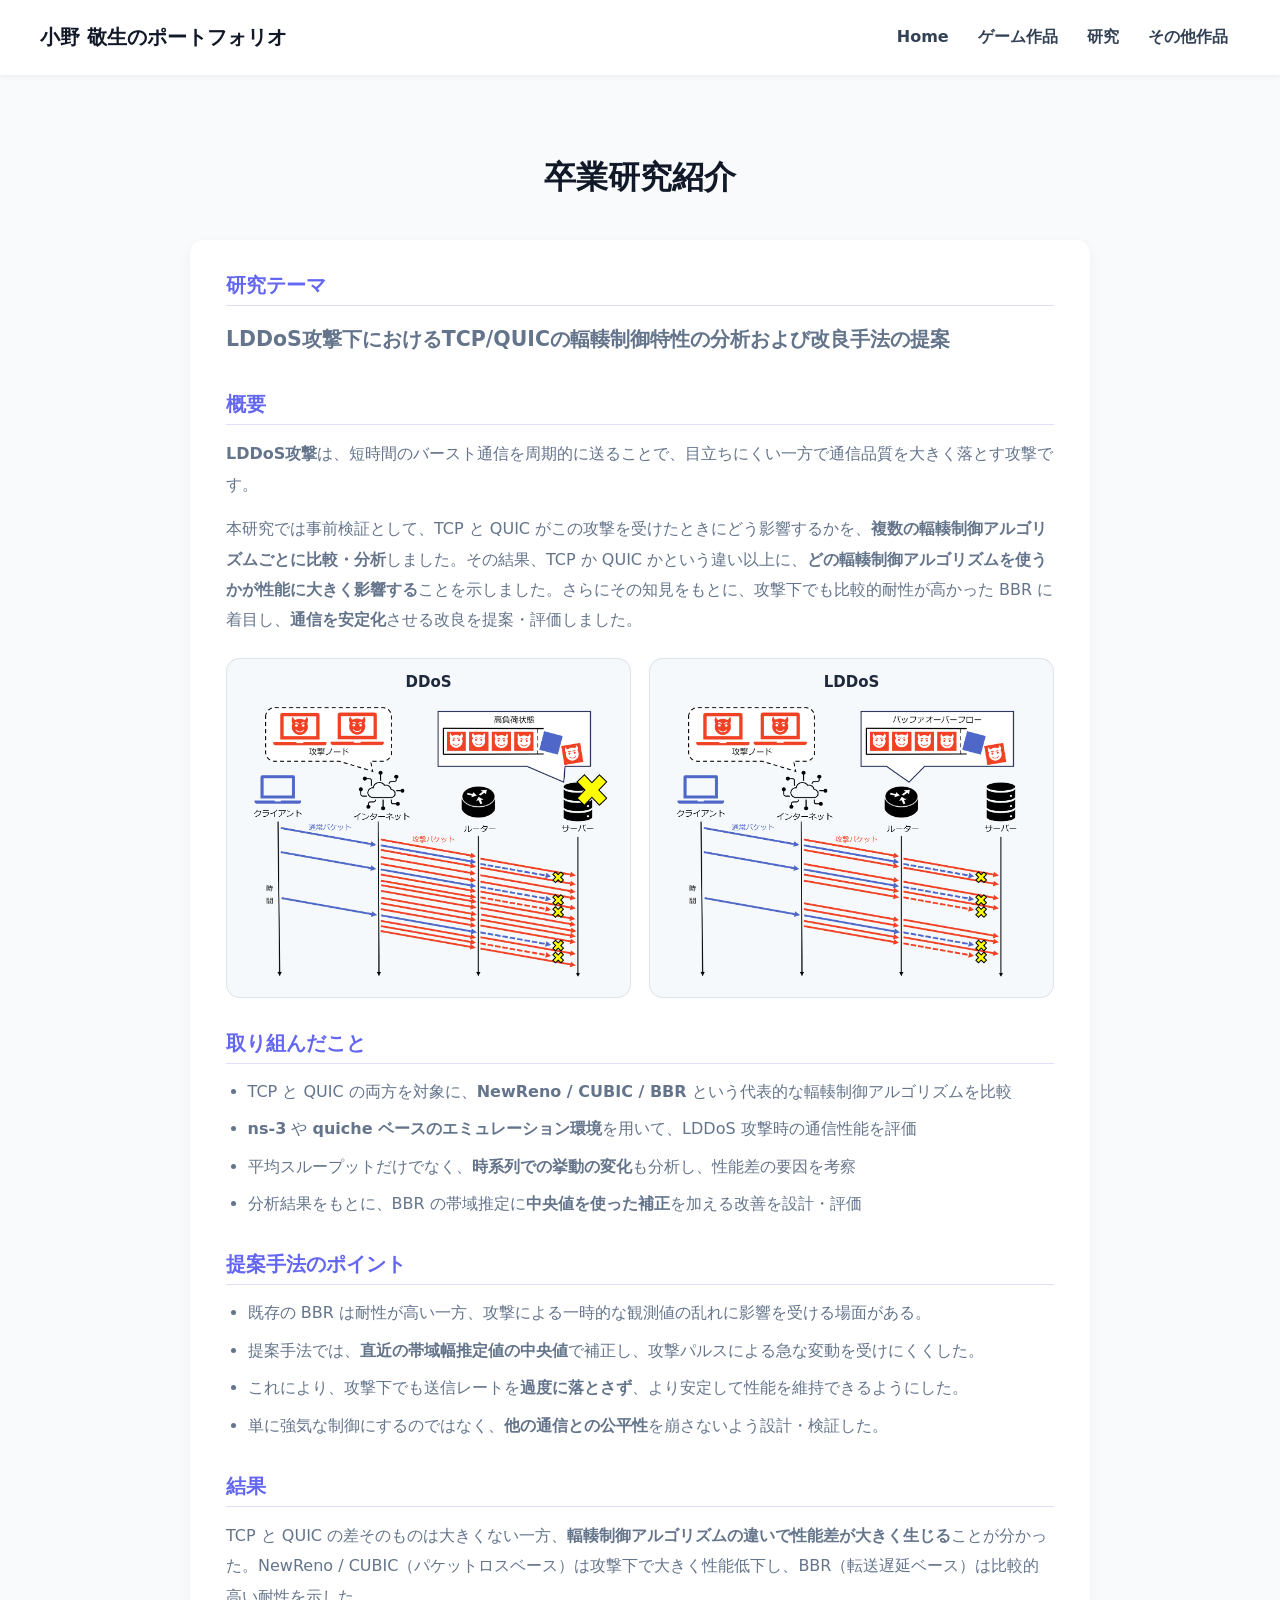
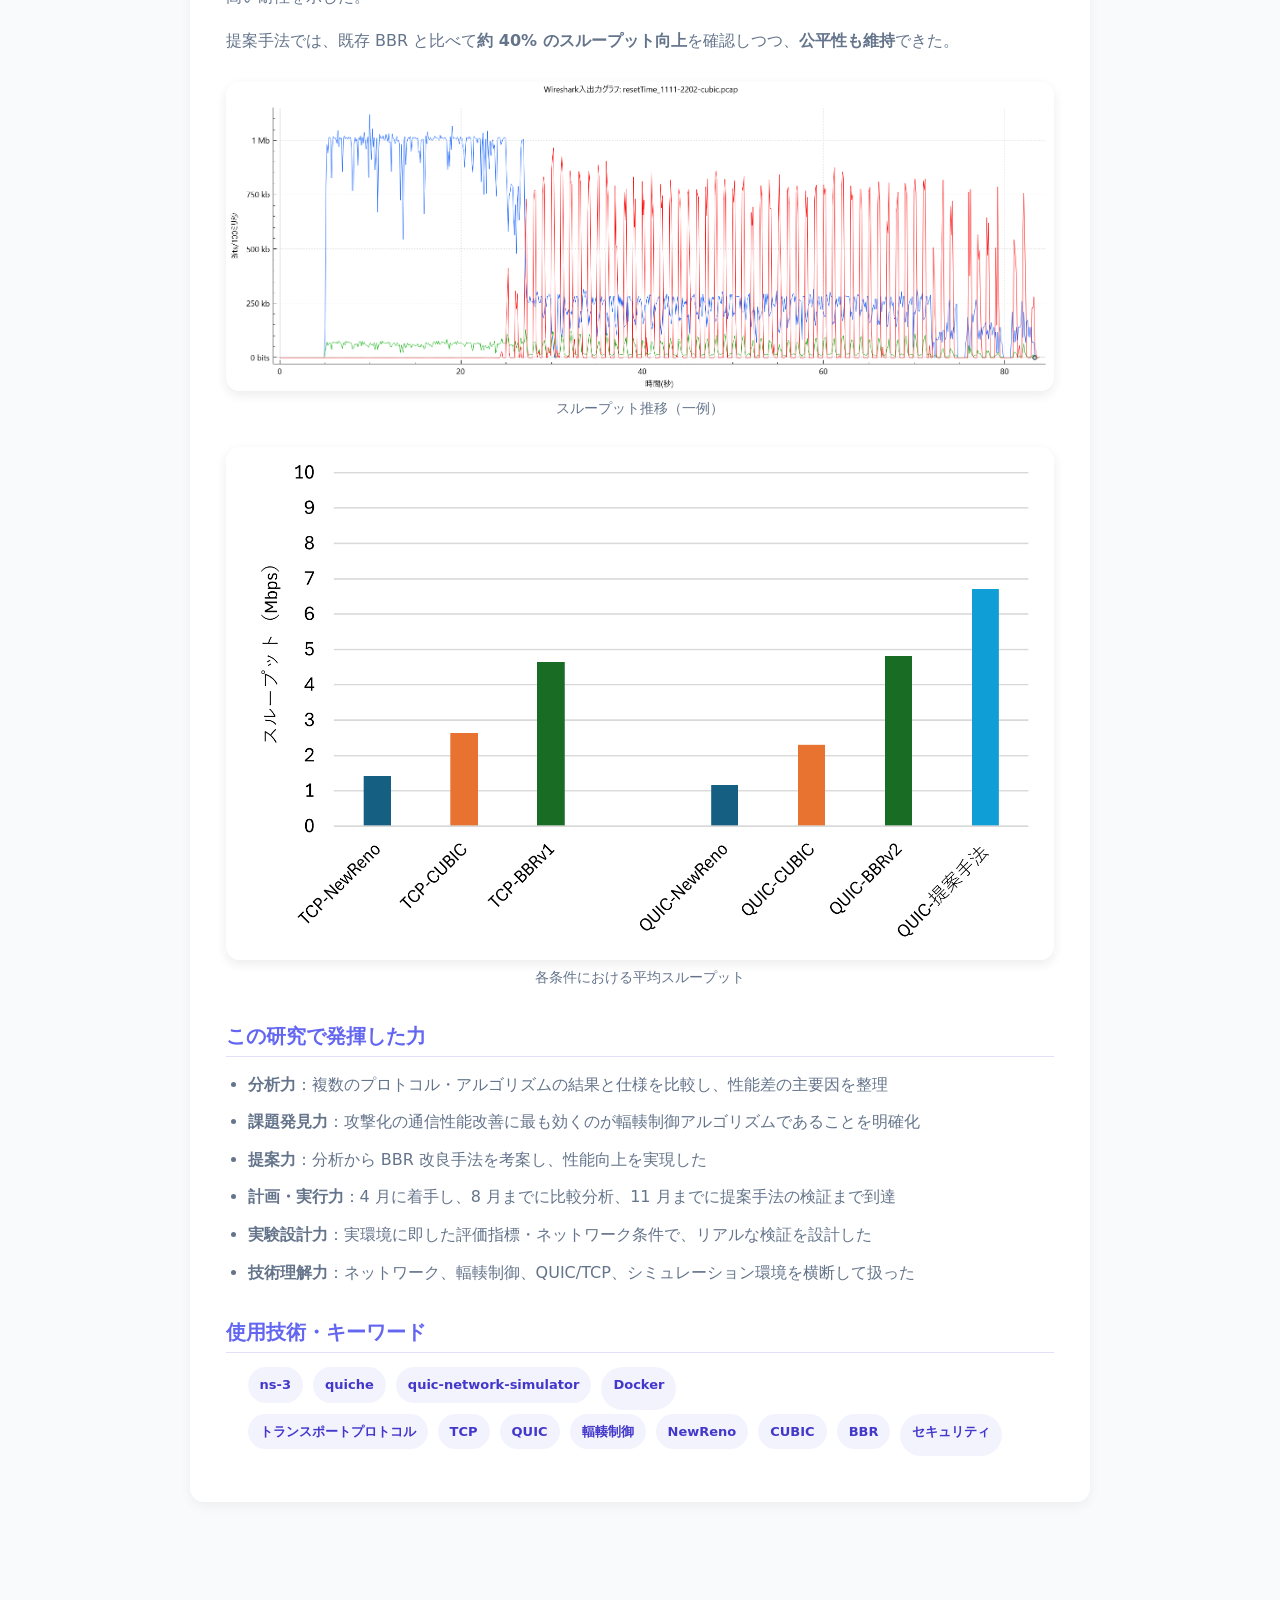
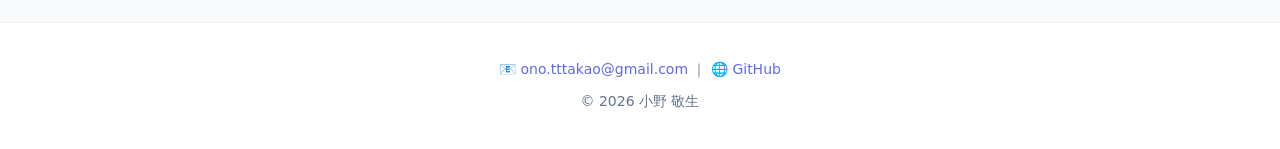
<file: research.html>
<!doctype html>
<html lang="ja">
<head>
  <meta charset="utf-8" />
  <meta name="viewport" content="width=device-width, initial-scale=1" />
  <title>小野 敬生のポートフォリオ — 研究</title>
  <meta name="description" content="LDDoS攻撃下におけるTCP/QUICの輻輳制御特性の分析とBBR改良手法の提案。ns-3、quiche、Dockerを用いた卒業研究の紹介です。" />
  <style>
    :root {
      --bg: #f9fafb;
      --card: #ffffff;
      --accent: #6366f1;
      --muted: #64748b;
      --radius: 14px;
      color-scheme: light;
      font-family: 'Inter', system-ui, sans-serif;
    }

    body {
      margin: 0;
      background: var(--bg);
      color: #1e293b;
    }

    header {
      padding: 24px 40px;
      display: flex;
      justify-content: space-between;
      align-items: center;
      background: #ffffff;
      box-shadow: 0 2px 6px rgba(0,0,0,0.05);
      position: sticky;
      top: 0;
      z-index: 100;
    }

    .logo {
      font-weight: 800;
      font-size: 20px;
      color: #111827;
    }

    nav a {
      color: #334155;
      text-decoration: none;
      margin: 0 12px;
      font-weight: 600;
    }
    nav a:hover { color: var(--accent); }

    @media (max-width: 640px) {
      header {
        flex-direction: column;
        align-items: stretch;
        gap: 10px;
        padding: 12px 14px;
      }
      .logo {
        text-align: center;
        font-size: 17px;
        line-height: 1.35;
      }
      nav {
        display: flex;
        flex-wrap: wrap;
        justify-content: center;
        align-items: center;
        column-gap: 2px;
        row-gap: 4px;
      }
      nav a {
        margin: 0;
        padding: 6px 10px;
        font-size: 13px;
      }
    }

    main {
      padding: 60px 40px;
      max-width: 900px;
      margin: auto;
    }

    h1 {
      text-align: center;
      font-size: 32px;
      margin-bottom: 40px;
      color: #111827;
    }

    .research-card {
      background: var(--card);
      border-radius: var(--radius);
      box-shadow: 0 4px 12px rgba(0,0,0,0.05);
      padding: 32px 36px;
    }

    .research-card h2 {
      color: var(--accent);
      margin-top: 32px;
      margin-bottom: 14px;
      font-size: 20px;
      padding-bottom: 6px;
      border-bottom: 1px solid rgba(99, 102, 241, 0.2);
    }

    .research-card h2:first-of-type {
      margin-top: 0;
    }

    .research-card p {
      color: var(--muted);
      line-height: 1.9;
      margin: 0 0 14px;
    }

    .research-card ul {
      color: var(--muted);
      line-height: 1.8;
      margin: 0 0 14px;
      padding-left: 1.35rem;
    }

    .research-card ul li {
      margin-bottom: 0.55em;
    }

    .research-card ul li:last-child {
      margin-bottom: 0;
    }

    .theme-line {
      font-size: 1.28rem;
      color: #1e293b;
      font-weight: 600;
      line-height: 1.65;
    }

    .compare-row {
      display: grid;
      grid-template-columns: 1fr 1fr;
      gap: 18px;
      margin: 22px 0 26px;
      align-items: start;
    }

    .compare-item {
      text-align: center;
      background: rgba(241, 245, 249, 0.6);
      border-radius: var(--radius);
      padding: 14px 12px 16px;
      border: 1px solid rgba(148, 163, 184, 0.25);
    }

    .compare-label {
      font-size: 15px;
      font-weight: 800;
      color: #1e293b;
      margin-bottom: 10px;
    }

    .compare-item img {
      width: 100%;
      height: auto;
      max-height: 280px;
      object-fit: contain;
      border-radius: 10px;
      display: block;
      margin: 0 auto;
    }

    .figure-block {
      text-align: center;
      margin: 26px 0;
    }

    .figure-block img {
      max-width: 100%;
      border-radius: var(--radius);
      box-shadow: 0 4px 12px rgba(0,0,0,0.08);
    }

    .figure-caption {
      color: var(--muted);
      font-size: 14px;
      margin-top: 10px;
      line-height: 1.5;
    }

    .keyword-list {
      display: flex;
      flex-wrap: wrap;
      gap: 8px 10px;
      list-style: none;
      padding: 0;
      margin: 0;
    }

    .keyword-list li {
      margin: 0;
      padding: 6px 12px;
      background: rgba(99, 102, 241, 0.08);
      border-radius: 999px;
      font-size: 13px;
      color: #4338ca;
      font-weight: 600;
    }

    .tag-rows {
      display: flex;
      flex-direction: column;
      gap: 4px;
      margin-bottom: 14px;
    }

    .tag-rows .keyword-list {
      margin: 0;
    }

    footer {
      padding: 24px;
      text-align: center;
      color: #64748b;
      font-size: 14px;
      border-top: 1px solid rgba(0,0,0,0.05);
      background: #ffffff;
      margin-top: 60px;
    }

    @media (max-width: 700px) {
      .compare-row {
        grid-template-columns: 1fr;
      }
    }

    @media (max-width: 600px) {
      main { padding: 40px 18px; }
      .research-card { padding: 22px 18px; }
      h1 { font-size: 26px; }
      .theme-line { font-size: 1.12rem; }
    }
  </style>
</head>
<body>
  <header>
    <div class="logo">小野 敬生のポートフォリオ</div>
    <nav>
      <a href="index.html">Home</a>
      <a href="games.html">ゲーム作品</a>
      <a href="research.html">研究</a>
      <a href="others.html">その他作品</a>
    </nav>
  </header>

  <main>
    <h1>卒業研究紹介</h1>

    <div class="research-card">
      <h2>研究テーマ</h2>
      <p class="theme-line">LDDoS攻撃下におけるTCP/QUICの輻輳制御特性の分析および改良手法の提案</p>

      <h2>概要</h2>
      <p>
        <strong>LDDoS攻撃</strong>は、短時間のバースト通信を周期的に送ることで、目立ちにくい一方で通信品質を大きく落とす攻撃です。
      </p>
      <p>
        本研究では事前検証として、TCP と QUIC がこの攻撃を受けたときにどう影響するかを、<strong>複数の輻輳制御アルゴリズムごとに比較・分析</strong>しました。その結果、TCP か QUIC かという違い以上に、<strong>どの輻輳制御アルゴリズムを使うかが性能に大きく影響する</strong>ことを示しました。さらにその知見をもとに、攻撃下でも比較的耐性が高かった BBR に着目し、<strong>通信を安定化</strong>させる改良を提案・評価しました。
      </p>

      <div class="compare-row" aria-label="DDoSとLDDoSのトラフィック比較">
        <div class="compare-item">
          <div class="compare-label">DDoS</div>
          <img src="images/DDoS.png" alt="DDoS攻撃のイメージ">
        </div>
        <div class="compare-item">
          <div class="compare-label">LDDoS</div>
          <img src="images/LDDoS.png" alt="LDDoS攻撃のイメージ">
        </div>
      </div>

      <h2>取り組んだこと</h2>
      <ul>
        <li>TCP と QUIC の両方を対象に、<strong>NewReno / CUBIC / BBR</strong> という代表的な輻輳制御アルゴリズムを比較</li>
        <li><strong>ns-3</strong> や <strong>quiche ベースのエミュレーション環境</strong>を用いて、LDDoS 攻撃時の通信性能を評価</li>
        <li>平均スループットだけでなく、<strong>時系列での挙動の変化</strong>も分析し、性能差の要因を考察</li>
        <li>分析結果をもとに、BBR の帯域推定に<strong>中央値を使った補正</strong>を加える改善を設計・評価</li>
      </ul>

      <h2>提案手法のポイント</h2>
      <ul>
        <li>既存の BBR は耐性が高い一方、攻撃による一時的な観測値の乱れに影響を受ける場面がある。</li>
        <li>提案手法では、<strong>直近の帯域幅推定値の中央値</strong>で補正し、攻撃パルスによる急な変動を受けにくくした。</li>
        <li>これにより、攻撃下でも送信レートを<strong>過度に落とさず</strong>、より安定して性能を維持できるようにした。</li>
        <li>単に強気な制御にするのではなく、<strong>他の通信との公平性</strong>を崩さないよう設計・検証した。</li>
      </ul>

      <h2>結果</h2>
      <p>
        TCP と QUIC の差そのものは大きくない一方、<strong>輻輳制御アルゴリズムの違いで性能差が大きく生じる</strong>ことが分かった。NewReno / CUBIC（パケットロスベース）は攻撃下で大きく性能低下し、BBR（転送遅延ベース）は比較的高い耐性を示した。
      </p>
      <p>
        提案手法では、既存 BBR と比べて<strong>約 40% のスループット向上</strong>を確認しつつ、<strong>公平性も維持</strong>できた。
      </p>

      <div class="figure-block">
        <img src="images/graph.png" alt="スループット推移（一例）">
        <p class="figure-caption">スループット推移（一例）</p>
      </div>

      <div class="figure-block">
        <img src="images/Kekka.png" alt="各条件における平均スループット">
        <p class="figure-caption">各条件における平均スループット</p>
      </div>

      <h2>この研究で発揮した力</h2>
      <ul>
        <li><strong>分析力</strong>：複数のプロトコル・アルゴリズムの結果と仕様を比較し、性能差の主要因を整理</li>
        <li><strong>課題発見力</strong>：攻撃化の通信性能改善に最も効くのが輻輳制御アルゴリズムであることを明確化</li>
        <li><strong>提案力</strong>：分析から BBR 改良手法を考案し、性能向上を実現した</li>
        <li><strong>計画・実行力</strong>：4 月に着手し、8 月までに比較分析、11 月までに提案手法の検証まで到達</li>
        <li><strong>実験設計力</strong>：実環境に即した評価指標・ネットワーク条件で、リアルな検証を設計した</li>
        <li><strong>技術理解力</strong>：ネットワーク、輻輳制御、QUIC/TCP、シミュレーション環境を横断して扱った</li>
      </ul>

      <h2>使用技術・キーワード</h2>
      <div class="tag-rows">
        <ul class="keyword-list">
          <li>ns-3</li>
          <li>quiche</li>
          <li>quic-network-simulator</li>
          <li>Docker</li>
        </ul>
        <ul class="keyword-list">
          <li>トランスポートプロトコル</li>
          <li>TCP</li>
          <li>QUIC</li>
          <li>輻輳制御</li>
          <li>NewReno</li>
          <li>CUBIC</li>
          <li>BBR</li>
          <li>セキュリティ</li>
        </ul>
      </div>
    </div>
  </main>

  <footer id="contact">
    <p>📧 <a href="mailto:ono.tttakao@gmail.com" style="color:var(--accent); text-decoration:none">ono.tttakao@gmail.com</a> ｜ 🌐 <a href="https://github.com/LDDoS-san" target="_blank" rel="noopener noreferrer" style="color:var(--accent); text-decoration:none">GitHub</a></p>
    <p>© <span id="year"></span> 小野 敬生</p>
  </footer>

  <script>
    document.getElementById('year').textContent = new Date().getFullYear();
  </script>
</body>
</html>
</file>
